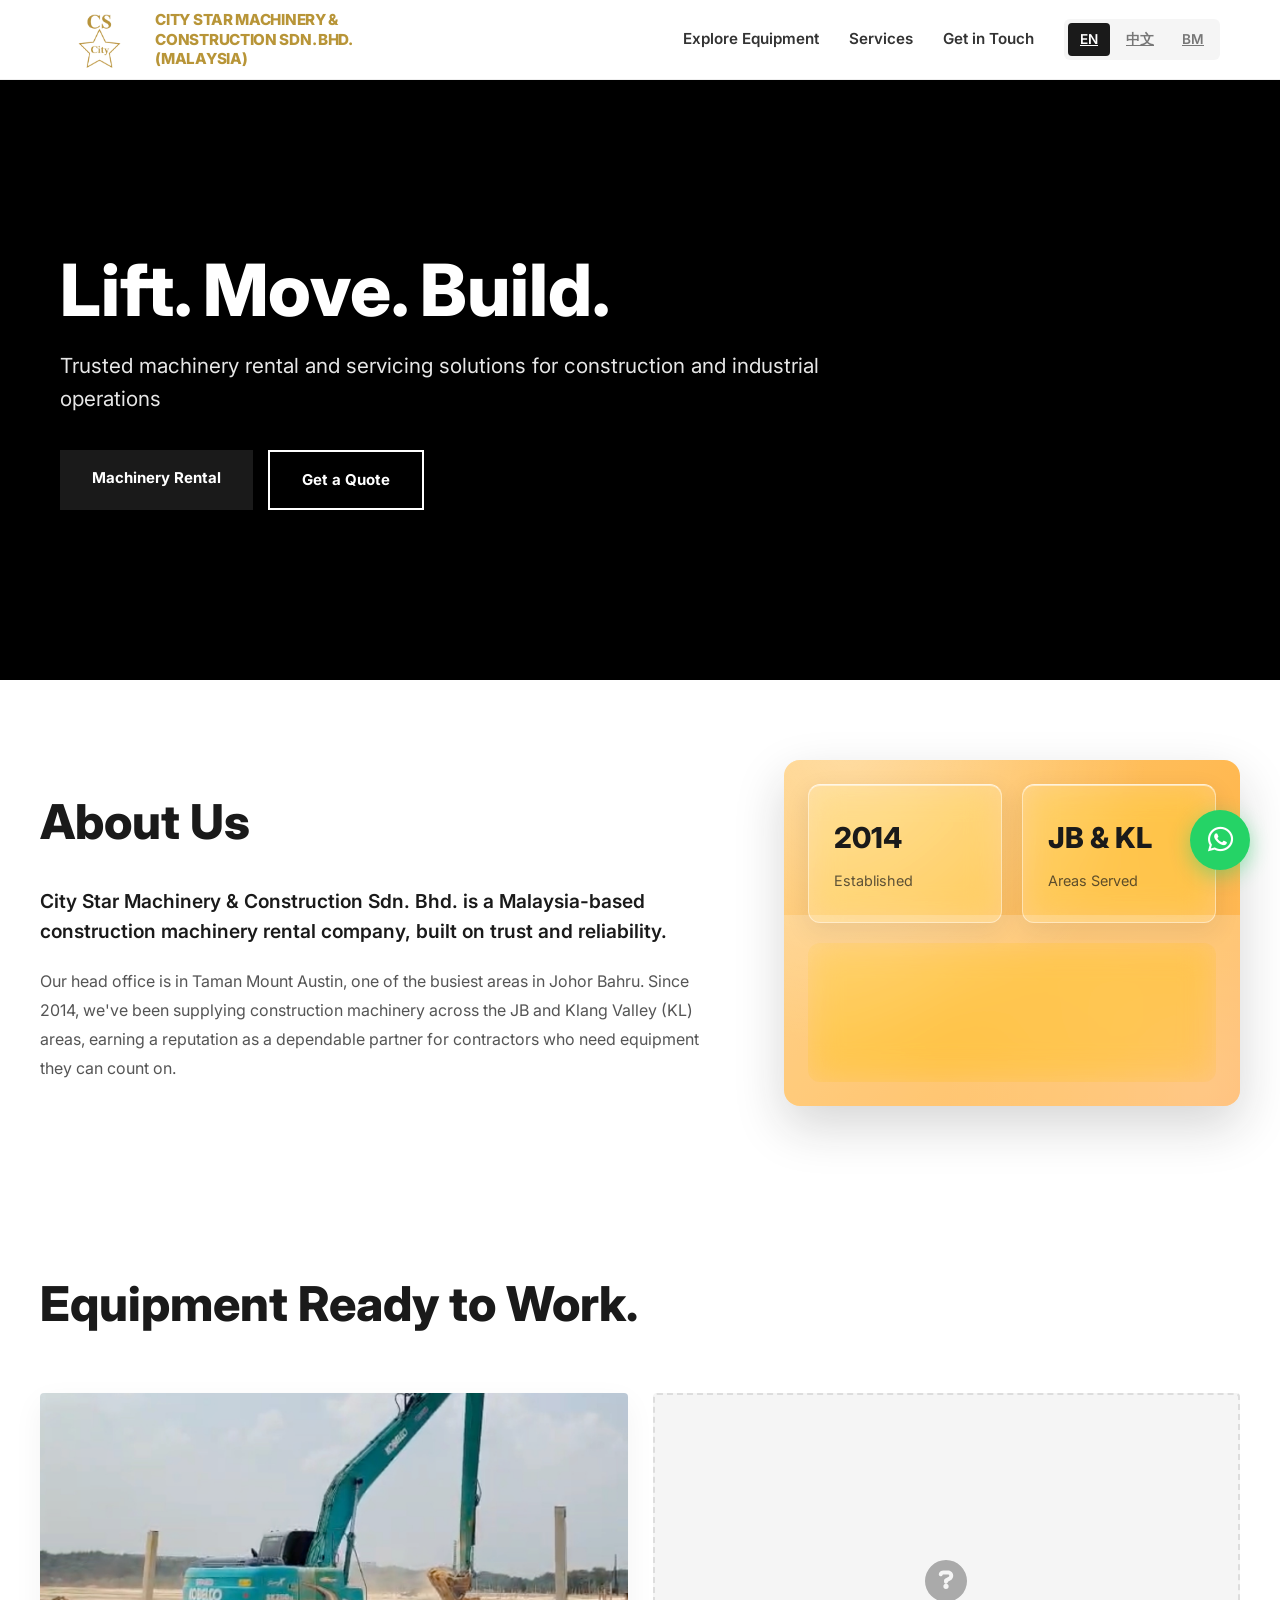
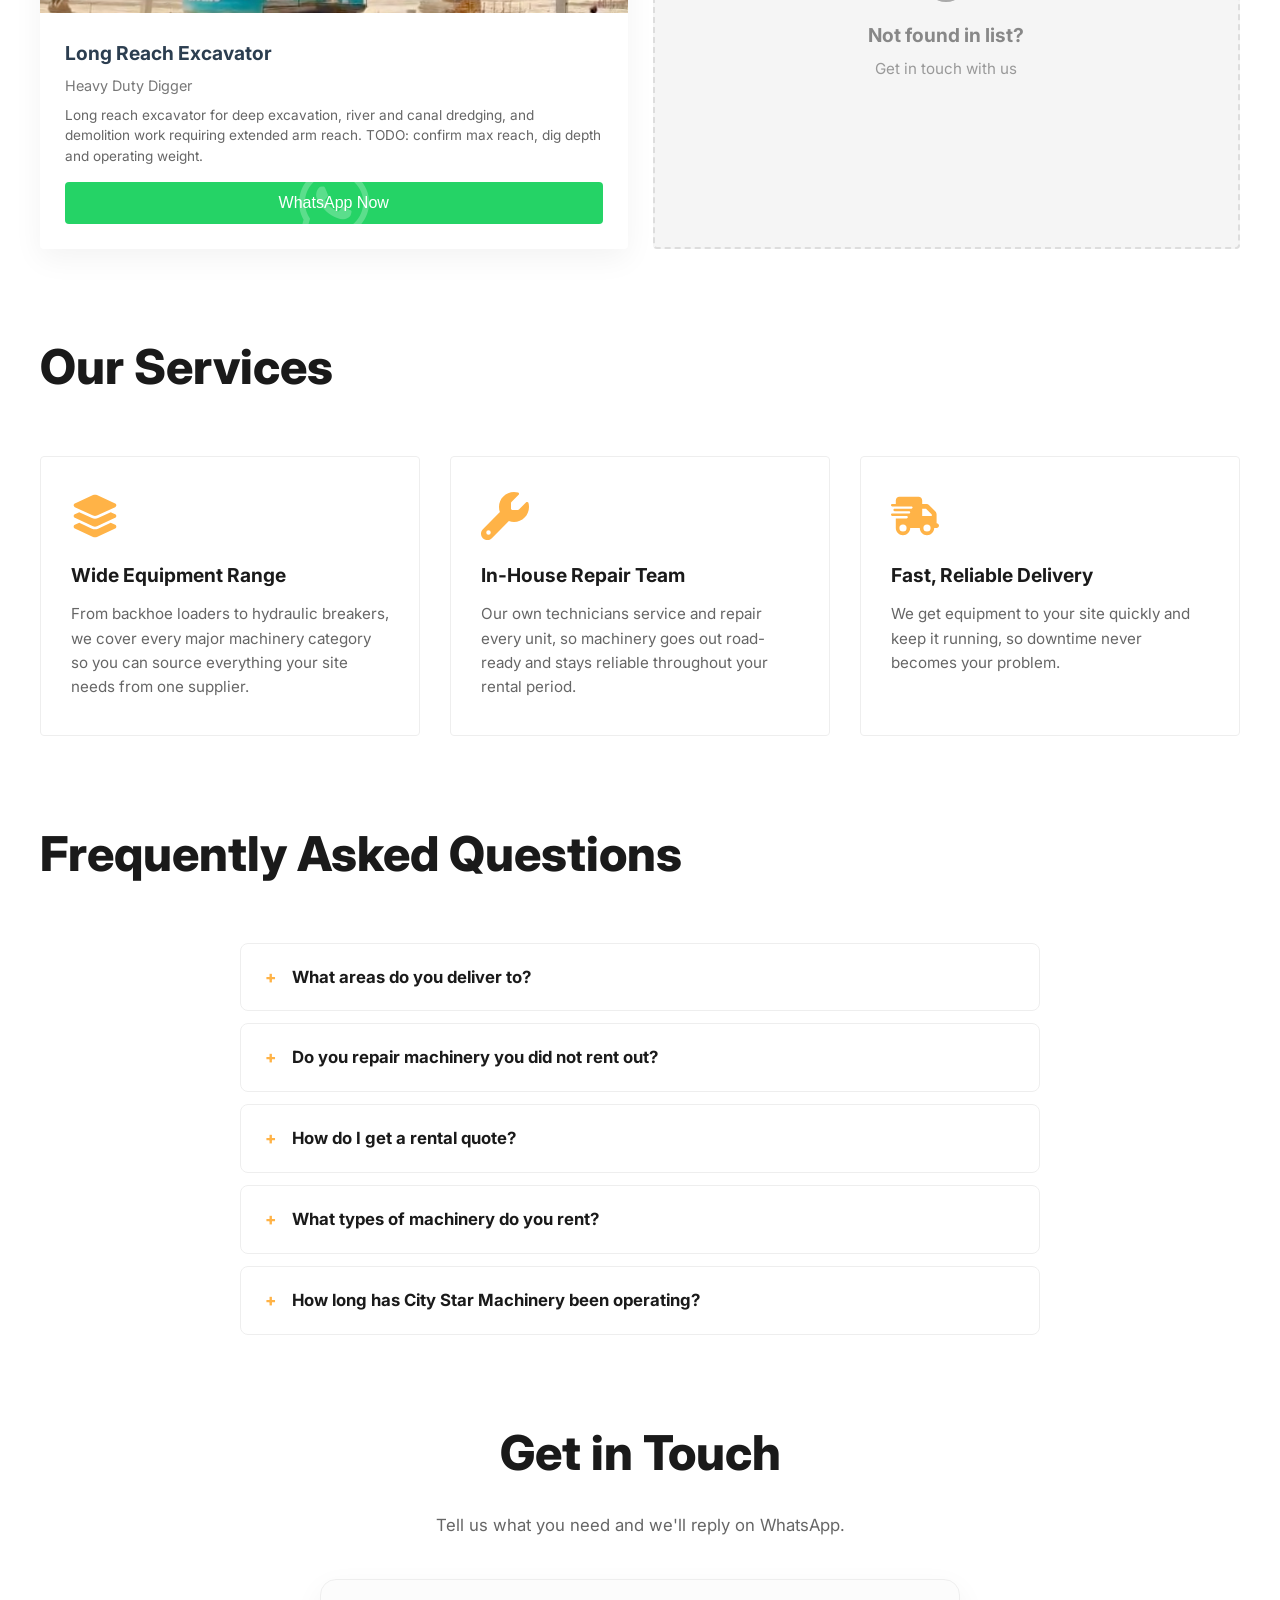
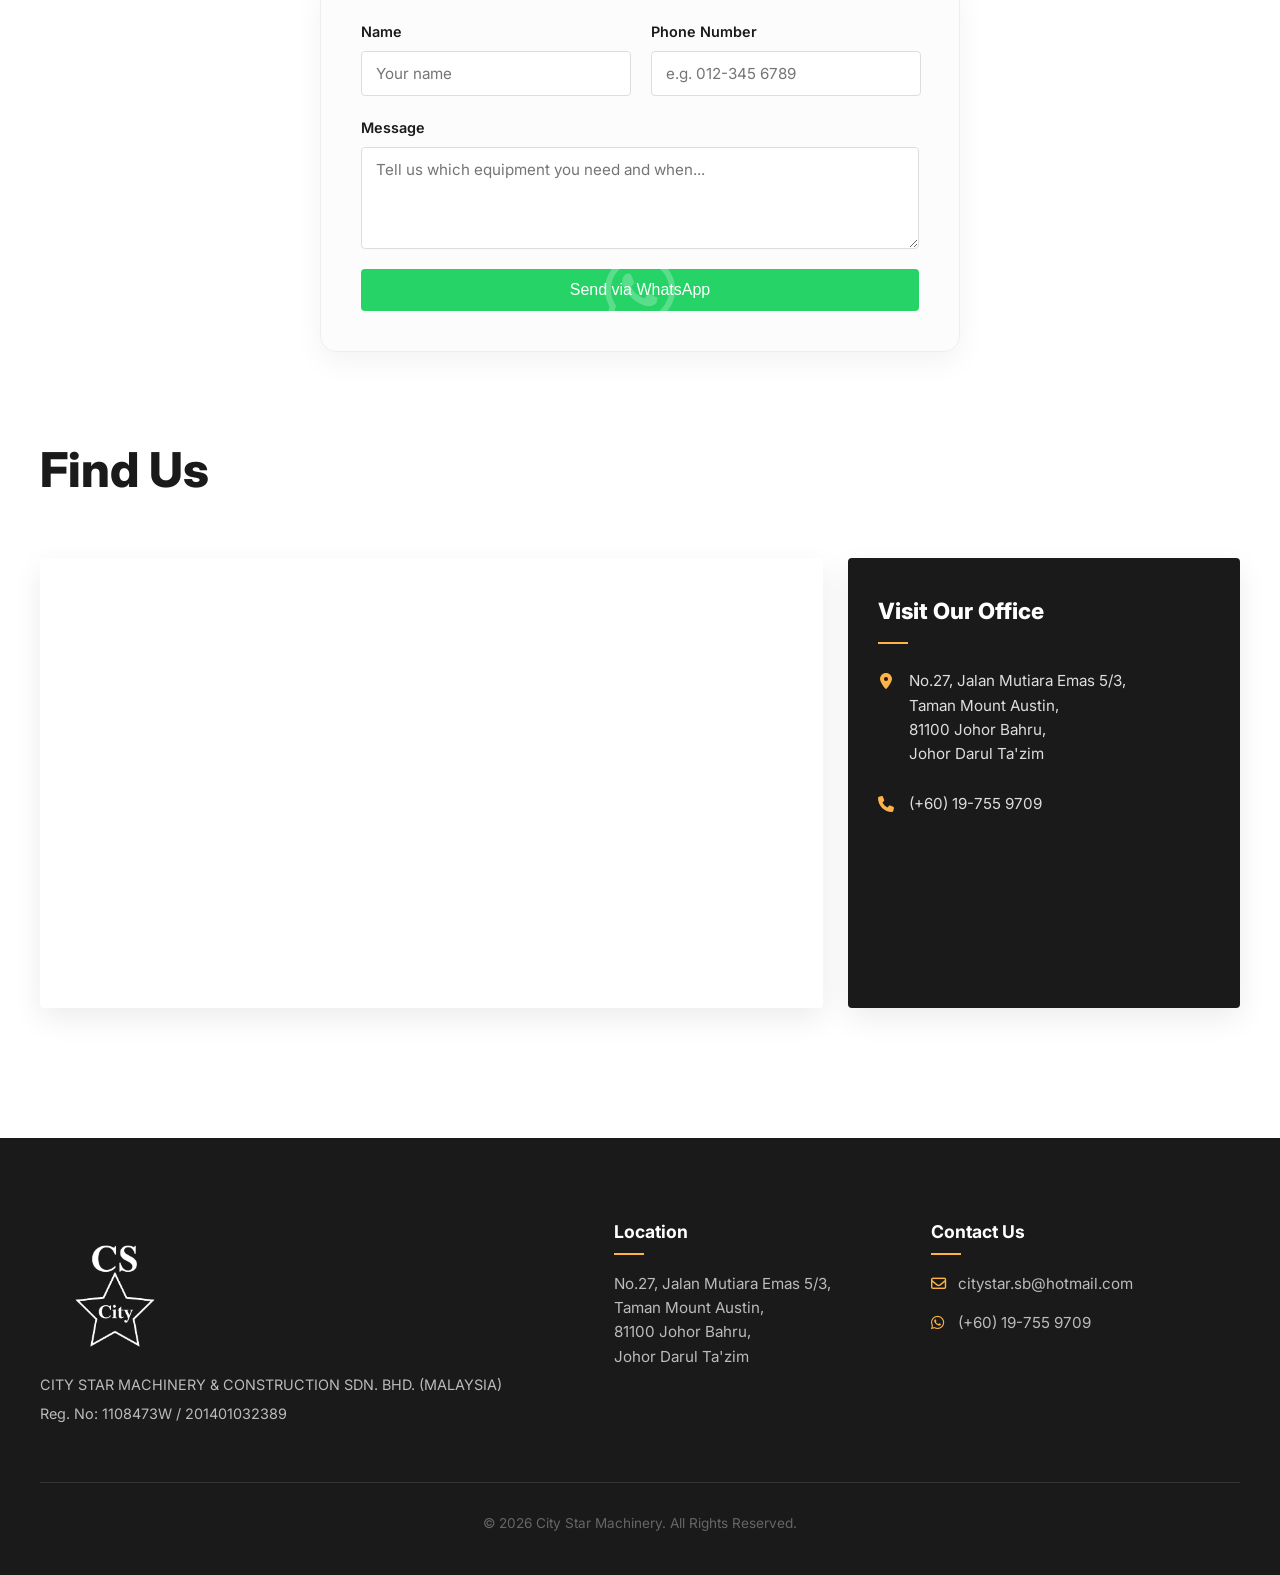
<file: index.html>
<!DOCTYPE html>
<html lang="en">
  <head>
    <meta charset="UTF-8">
    <link rel="icon" href="/favicon.ico">
    <meta name="viewport" content="width=device-width, initial-scale=1.0">

    <title>City Star Machinery &amp; Construction | Heavy Equipment Rental in Johor Bahru</title>
    <meta name="description" content="Trusted heavy machinery rental and repair in Johor Bahru &amp; Klang Valley since 2014. Excavators, cranes, road rollers and more, with in-house repair and fast delivery.">
    <link rel="canonical" href="https://www.citystarmachinery.com/">
    <link rel="alternate" hreflang="en" href="https://www.citystarmachinery.com/">
    <link rel="alternate" hreflang="zh" href="https://www.citystarmachinery.com/zh/">
    <link rel="alternate" hreflang="ms" href="https://www.citystarmachinery.com/ms/">
    <link rel="alternate" hreflang="x-default" href="https://www.citystarmachinery.com/">

    <meta property="og:type" content="website">
    <meta property="og:site_name" content="City Star Machinery & Construction">
    <meta property="og:title" content="City Star Machinery &amp; Construction | Heavy Equipment Rental in Johor Bahru">
    <meta property="og:description" content="Trusted heavy machinery rental and repair in Johor Bahru &amp; Klang Valley since 2014. Excavators, cranes, road rollers and more, with in-house repair and fast delivery.">
    <meta property="og:url" content="https://www.citystarmachinery.com/">
    <meta property="og:image" content="https://www.citystarmachinery.com/og-image.jpg">
    <meta property="og:locale" content="en_MY">
    <meta property="og:locale:alternate" content="zh_CN">
    <meta property="og:locale:alternate" content="ms_MY">

    <meta name="twitter:card" content="summary_large_image">
    <meta name="twitter:title" content="City Star Machinery &amp; Construction | Heavy Equipment Rental in Johor Bahru">
    <meta name="twitter:description" content="Trusted heavy machinery rental and repair in Johor Bahru &amp; Klang Valley since 2014. Excavators, cranes, road rollers and more, with in-house repair and fast delivery.">
    <meta name="twitter:image" content="https://www.citystarmachinery.com/og-image.jpg">

    <script type="application/ld+json">
    {
      "@context": "https://schema.org",
      "@type": "LocalBusiness",
      "name": "City Star Machinery & Construction Sdn. Bhd.",
      "image": "https://www.citystarmachinery.com/og-image.jpg",
      "url": "https://www.citystarmachinery.com/",
      "telephone": "+60-19-755-9709",
      "priceRange": "$$",
      "address": {
        "@type": "PostalAddress",
        "streetAddress": "No.27, Jalan Mutiara Emas 5/3, Taman Mount Austin",
        "addressLocality": "Johor Bahru",
        "addressRegion": "Johor",
        "postalCode": "81100",
        "addressCountry": "MY"
      },
      "geo": {
        "@type": "GeoCoordinates",
        "latitude": 1.5145,
        "longitude": 103.7719
      },
      "areaServed": ["Johor Bahru", "Klang Valley", "Kuala Lumpur"],
      "foundingDate": "2014",
      "openingHoursSpecification": [
        {
          "@type": "OpeningHoursSpecification",
          "dayOfWeek": ["Monday", "Tuesday", "Wednesday", "Thursday", "Friday", "Saturday"],
          "opens": "08:30",
          "closes": "18:00"
        }
      ],
      "hasOfferCatalog": {
        "@type": "OfferCatalog",
        "name": "Machinery Rental Services",
        "itemListElement": [
          { "@type": "Offer", "itemOffered": { "@type": "Service", "name": "Backhoe Loader Rental" } },
          { "@type": "Offer", "itemOffered": { "@type": "Service", "name": "Long Reach Excavator Rental" } },
          { "@type": "Offer", "itemOffered": { "@type": "Service", "name": "Short Excavator Rental" } },
          { "@type": "Offer", "itemOffered": { "@type": "Service", "name": "Rigid Dump Truck Rental" } },
          { "@type": "Offer", "itemOffered": { "@type": "Service", "name": "Road Roller Rental" } },
          { "@type": "Offer", "itemOffered": { "@type": "Service", "name": "Hydraulic Crane Rental" } },
          { "@type": "Offer", "itemOffered": { "@type": "Service", "name": "Telehandler Rental" } },
          { "@type": "Offer", "itemOffered": { "@type": "Service", "name": "Hydraulic Breaker Rental" } },
          { "@type": "Offer", "itemOffered": { "@type": "Service", "name": "In-House Rental Fleet Maintenance & Repair" } }
        ]
      },
      "sameAs": []
    }
    </script>
    <script type="module" crossorigin src="/assets/index-CRasreA9.js"></script>
    <link rel="stylesheet" crossorigin href="/assets/index-XjK9xJrz.css">
  <script type="application/ld+json">{"@context":"https://schema.org","@type":"FAQPage","mainEntity":[{"@type":"Question","name":"What areas do you deliver to?","acceptedAnswer":{"@type":"Answer","text":"We deliver and service machinery across Johor Bahru and the Klang Valley (Kuala Lumpur) area."}},{"@type":"Question","name":"Do you repair machinery you did not rent out?","acceptedAnswer":{"@type":"Answer","text":"No, our in-house repair team maintains and repairs our own rental fleet. We do not offer repair services for machinery rented or purchased elsewhere."}},{"@type":"Question","name":"How do I get a rental quote?","acceptedAnswer":{"@type":"Answer","text":"Send us the equipment type, rental duration and site location on WhatsApp and we'll reply with a quote."}},{"@type":"Question","name":"What types of machinery do you rent?","acceptedAnswer":{"@type":"Answer","text":"We rent excavators, backhoe loaders, dump trucks, road rollers, cranes, telehandlers, hydraulic breakers and other construction machinery."}},{"@type":"Question","name":"How long has City Star Machinery been operating?","acceptedAnswer":{"@type":"Answer","text":"City Star Machinery & Construction Sdn. Bhd. has been supplying construction machinery since 2014, based in Taman Mount Austin, Johor Bahru."}}]}</script></head>
  <body>
    <div id="app" data-ssr-locale="en"><!--[--><div class="site-wrapper"><nav class="navbar"><div class="nav-inner"><a aria-current="page" href="/" class="router-link-active router-link-exact-active nav-leading" aria-label="City Star Machinery home"><img class="logo" src="/assets/citystar-logo-R4julA1l.png"><h1 class="title">CITY STAR MACHINERY &amp; CONSTRUCTION SDN. BHD. (MALAYSIA)</h1></a><button class="menu-toggle" aria-label="Toggle menu"><svg class="svg-icon" viewBox="0 0 448 512" aria-hidden="true"><path fill="currentColor" d="M0 96C0 78.3 14.3 64 32 64H416c17.7 0 32 14.3 32 32s-14.3 32-32 32H32C14.3 128 0 113.7 0 96zM0 256c0-17.7 14.3-32 32-32H416c17.7 0 32 14.3 32 32s-14.3 32-32 32H32c-17.7 0-32-14.3-32-32zM448 416c0 17.7-14.3 32-32 32H32c-17.7 0-32-14.3-32-32s14.3-32 32-32H416c17.7 0 32 14.3 32 32z"></path></svg></button><div class="nav-menu"><a href="#equipment" class="nav-link">Explore Equipment</a><a href="#services" class="nav-link">Services</a><a href="#contact" class="nav-link">Get in Touch</a><div class="lang-switcher"><!--[--><a aria-current="page" href="/" class="router-link-active router-link-exact-active lang-btn active">EN</a><a href="/zh/" class="lang-btn">中文</a><a href="/ms/" class="lang-btn">BM</a><!--]--></div></div></div></nav><header id="home" class="hero"><video autoplay muted loop playsinline class="hero-video"><source src="/assets/hero-machinery-pU6ZATPe.mp4" type="video/mp4"> Your browser does not support the video tag. </video><div class="hero-overlay"><div class="hero-content" data-aos="fade-right" data-aos-duration="1200"><h1 class="hero-title">Lift. Move. Build.</h1><p class="hero-lead">Trusted machinery rental and servicing solutions for construction and industrial operations</p><div class="hero-actions"><a class="btn-dark" href="#equipment">Machinery Rental</a><a class="btn-outline" href="#contact">Get a Quote</a></div></div></div></header><section id="about" class="about-section"><div class="content-container"><div class="about-grid"><div class="about-text" data-aos="fade-right"><h2 class="section-heading">About Us</h2><p class="about-lead">City Star Machinery &amp; Construction Sdn. Bhd. is a Malaysia-based construction machinery rental company, built on trust and reliability.</p><p class="about-body">Our head office is in Taman Mount Austin, one of the busiest areas in Johor Bahru. Since 2014, we&#39;ve been supplying construction machinery across the JB and Klang Valley (KL) areas, earning a reputation as a dependable partner for contractors who need equipment they can count on.</p></div><div class="about-stats" data-aos="fade-left"><div class="about-stat-card"><span class="about-stat-number">2014</span><span class="about-stat-label">Established</span></div><div class="about-stat-card"><span class="about-stat-number">JB &amp; KL</span><span class="about-stat-label">Areas Served</span></div><div class="about-stat-card about-stat-wide"><span class="about-stat-number">Trusted &amp; Reliable</span><span class="about-stat-label">Based in Taman Mount Austin, Johor Bahru</span></div></div></div></div></section><section id="equipment" class="equipment-section"><div class="content-container"><h2 class="section-heading" data-aos="fade-up">Equipment Ready to Work.</h2><div class="equipment-grid"><!--[--><div class="machine-card" data-aos="fade-up" data-aos-delay="0"><div class="machine-thumb"><img src="/assets/1-BzjKT3hd.jpg" alt="Long Reach Excavator"><div class="machine-thumb-overlay"><svg class="svg-icon" viewBox="0 0 448 512" aria-hidden="true"><path fill="currentColor" d="M32 32C14.3 32 0 46.3 0 64V192c0 17.7 14.3 32 32 32s32-14.3 32-32V96h96c17.7 0 32-14.3 32-32s-14.3-32-32-32H32zM64 320c0-17.7-14.3-32-32-32s-32 14.3-32 32V448c0 17.7 14.3 32 32 32H160c17.7 0 32-14.3 32-32s-14.3-32-32-32H64V320zM320 32c-17.7 0-32 14.3-32 32s14.3 32 32 32h96v96c0 17.7 14.3 32 32 32s32-14.3 32-32V64c0-17.7-14.3-32-32-32H320zM448 320c0-17.7-14.3-32-32-32s-32 14.3-32 32v96H288c-17.7 0-32 14.3-32 32s14.3 32 32 32H416c17.7 0 32-14.3 32-32V320z"></path></svg></div></div><div class="machine-details"><h3 class="machine-name">Long Reach Excavator</h3><p class="machine-type">Heavy Duty Digger</p><p class="machine-description">Long reach excavator for deep excavation, river and canal dredging, and demolition work requiring extended arm reach. TODO: confirm max reach, dig depth and operating weight.</p><button class="btn-whatsapp"><i class="fab fa-whatsapp btn-whatsapp-bg-icon"></i><span class="btn-whatsapp-label">WhatsApp Now</span></button></div></div><!--]--><a href="#contact" class="machine-card machine-card-cta" data-aos="fade-up" data-aos-delay="100"><svg class="svg-icon machine-card-cta-icon" viewBox="0 0 512 512" aria-hidden="true"><path fill="currentColor" d="M256 512A256 256 0 1 0 256 0a256 256 0 1 0 0 512zM169.8 165.3c7.9-22.3 29.1-37.3 52.8-37.3l58.3 0c34.9 0 63.1 28.3 63.1 63.1c0 22.6-12.1 43.5-31.7 54.8L280 264.4c-.2 13-10.9 23.6-24 23.6c-13.3 0-24-10.7-24-24l0-13.5c0-8.6 4.6-16.5 12.1-20.8l44.3-25.4c4.7-2.7 7.6-7.7 7.6-13.1c0-8.4-6.8-15.1-15.1-15.1l-58.3 0c-3.4 0-6.4 2.1-7.5 5.3l-.4 1.2c-4.4 12.5-18.2 19-30.6 14.6s-19-18.2-14.6-30.6l.4-1.2zM224 320a32 32 0 1 1 64 0 32 32 0 1 1 -64 0z"></path></svg><h3 class="machine-card-cta-title">Not found in list?</h3><p class="machine-card-cta-text">Get in touch with us</p></a></div></div></section><section id="services" class="services-section"><div class="content-container"><h2 class="section-heading" data-aos="fade-up">Our Services</h2><div class="services-grid"><div class="service-item" data-aos="fade-up"><div class="service-icon"><svg class="svg-icon" viewBox="0 0 576 512" aria-hidden="true"><path fill="currentColor" d="M264.5 5.2c14.9-6.9 32.1-6.9 47 0l218.6 101c8.5 3.9 13.9 12.4 13.9 21.8s-5.4 17.9-13.9 21.8l-218.6 101c-14.9 6.9-32.1 6.9-47 0L45.9 149.8C37.4 145.8 32 137.3 32 128s5.4-17.9 13.9-21.8L264.5 5.2zM476.9 209.6l53.2 24.6c8.5 3.9 13.9 12.4 13.9 21.8s-5.4 17.9-13.9 21.8l-218.6 101c-14.9 6.9-32.1 6.9-47 0L45.9 277.8C37.4 273.8 32 265.3 32 256s5.4-17.9 13.9-21.8l53.2-24.6 152 70.2c23.4 10.8 50.4 10.8 73.8 0l152-70.2zm-152 198.2l152-70.2 53.2 24.6c8.5 3.9 13.9 12.4 13.9 21.8s-5.4 17.9-13.9 21.8l-218.6 101c-14.9 6.9-32.1 6.9-47 0L45.9 405.8C37.4 401.8 32 393.3 32 384s5.4-17.9 13.9-21.8l53.2-24.6 152 70.2c23.4 10.8 50.4 10.8 73.8 0z"></path></svg></div><h3 class="service-title">Wide Equipment Range</h3><p class="service-text">From backhoe loaders to hydraulic breakers, we cover every major machinery category so you can source everything your site needs from one supplier.</p></div><div class="service-item" data-aos="fade-up" data-aos-delay="100"><div class="service-icon"><svg class="svg-icon" viewBox="0 0 512 512" aria-hidden="true"><path fill="currentColor" d="M352 320c88.4 0 160-71.6 160-160c0-15.3-2.2-30.1-6.2-44.2c-3.1-10.8-16.4-13.2-24.3-5.3l-76.8 76.8c-3 3-7.1 4.7-11.3 4.7L336 192c-8.8 0-16-7.2-16-16l0-57.4c0-4.2 1.7-8.3 4.7-11.3l76.8-76.8c7.9-7.9 5.4-21.2-5.3-24.3C382.1 2.2 367.3 0 352 0C263.6 0 192 71.6 192 160c0 19.1 3.4 37.5 9.5 54.5L19.9 396.1C7.2 408.8 0 426.1 0 444.1C0 481.6 30.4 512 67.9 512c18 0 35.3-7.2 48-19.9L297.5 310.5c17 6.2 35.4 9.5 54.5 9.5zM80 408a24 24 0 1 1 0 48 24 24 0 1 1 0-48z"></path></svg></div><h3 class="service-title">In-House Repair Team</h3><p class="service-text">Our own technicians service and repair every unit, so machinery goes out road-ready and stays reliable throughout your rental period.</p></div><div class="service-item" data-aos="fade-up" data-aos-delay="200"><div class="service-icon"><svg class="svg-icon" viewBox="0 0 640 512" aria-hidden="true"><path fill="currentColor" d="M112 0C85.5 0 64 21.5 64 48l0 48L16 96c-8.8 0-16 7.2-16 16s7.2 16 16 16l48 0 208 0c8.8 0 16 7.2 16 16s-7.2 16-16 16L64 160l-16 0c-8.8 0-16 7.2-16 16s7.2 16 16 16l16 0 176 0c8.8 0 16 7.2 16 16s-7.2 16-16 16L64 224l-48 0c-8.8 0-16 7.2-16 16s7.2 16 16 16l48 0 144 0c8.8 0 16 7.2 16 16s-7.2 16-16 16L64 288l0 128c0 53 43 96 96 96s96-43 96-96l128 0c0 53 43 96 96 96s96-43 96-96l32 0c17.7 0 32-14.3 32-32s-14.3-32-32-32l0-64 0-32 0-18.7c0-17-6.7-33.3-18.7-45.3L512 114.7c-12-12-28.3-18.7-45.3-18.7L416 96l0-48c0-26.5-21.5-48-48-48L112 0zM544 237.3l0 18.7-128 0 0-96 50.7 0L544 237.3zM160 368a48 48 0 1 1 0 96 48 48 0 1 1 0-96zm272 48a48 48 0 1 1 96 0 48 48 0 1 1 -96 0z"></path></svg></div><h3 class="service-title">Fast, Reliable Delivery</h3><p class="service-text">We get equipment to your site quickly and keep it running, so downtime never becomes your problem.</p></div></div></div></section><section id="faq" class="faq-section"><div class="content-container"><h2 class="section-heading" data-aos="fade-up">Frequently Asked Questions</h2><div class="faq-list"><!--[--><details class="faq-item" data-aos="fade-up" data-aos-delay="0"><summary class="faq-question">What areas do you deliver to?</summary><p class="faq-answer">We deliver and service machinery across Johor Bahru and the Klang Valley (Kuala Lumpur) area.</p></details><details class="faq-item" data-aos="fade-up" data-aos-delay="60"><summary class="faq-question">Do you repair machinery you did not rent out?</summary><p class="faq-answer">No, our in-house repair team maintains and repairs our own rental fleet. We do not offer repair services for machinery rented or purchased elsewhere.</p></details><details class="faq-item" data-aos="fade-up" data-aos-delay="120"><summary class="faq-question">How do I get a rental quote?</summary><p class="faq-answer">Send us the equipment type, rental duration and site location on WhatsApp and we&#39;ll reply with a quote.</p></details><details class="faq-item" data-aos="fade-up" data-aos-delay="180"><summary class="faq-question">What types of machinery do you rent?</summary><p class="faq-answer">We rent excavators, backhoe loaders, dump trucks, road rollers, cranes, telehandlers, hydraulic breakers and other construction machinery.</p></details><details class="faq-item" data-aos="fade-up" data-aos-delay="240"><summary class="faq-question">How long has City Star Machinery been operating?</summary><p class="faq-answer">City Star Machinery &amp; Construction Sdn. Bhd. has been supplying construction machinery since 2014, based in Taman Mount Austin, Johor Bahru.</p></details><!--]--></div></div></section><section id="contact" class="contact-section"><div class="content-container"><h2 class="section-heading" data-aos="fade-up">Get in Touch</h2><p class="contact-lead" data-aos="fade-up">Tell us what you need and we&#39;ll reply on WhatsApp.</p><form class="contact-form" data-aos="fade-up"><div class="contact-form-row"><div class="contact-field"><label for="contact-name">Name</label><input id="contact-name" type="text" value="" required placeholder="Your name"></div><div class="contact-field"><label for="contact-phone">Phone Number</label><input id="contact-phone" type="tel" value="" required placeholder="e.g. 012-345 6789"></div></div><div class="contact-field"><label for="contact-message">Message</label><textarea id="contact-message" rows="4" placeholder="Tell us which equipment you need and when..." required></textarea></div><button type="submit" class="btn-whatsapp contact-submit"><i class="fab fa-whatsapp btn-whatsapp-bg-icon"></i><span class="btn-whatsapp-label">Send via WhatsApp</span></button></form></div></section><section id="location" class="map-section"><div class="content-container"><h2 class="section-heading" data-aos="fade-up">Find Us</h2><div class="map-info-grid"><div class="map-embed-wrapper" data-aos="fade-up"><iframe class="map-embed" src="https://www.google.com/maps?q=No.27,+Jalan+Mutiara+Emas+5/3,+Taman+Mount+Austin,+81100+Johor+Bahru,+Johor&amp;output=embed" width="100%" height="100%" style="border:0;" allowfullscreen="" loading="lazy" referrerpolicy="no-referrer-when-downgrade" title="City Star Machinery Location"></iframe></div><div class="map-info-card" data-aos="fade-up" data-aos-delay="150"><h3 class="map-info-heading">Visit Our Office</h3><div class="map-info-item"><svg class="svg-icon" viewBox="0 0 384 512" aria-hidden="true"><path fill="currentColor" d="M215.7 499.2C267 435 384 279.4 384 192C384 86 298 0 192 0S0 86 0 192c0 87.4 117 243 168.3 307.2c12.3 15.3 35.1 15.3 47.4 0zM192 128a64 64 0 1 1 0 128 64 64 0 1 1 0-128z"></path></svg><p> No.27, Jalan Mutiara Emas 5/3, <br> Taman Mount Austin, <br> 81100 Johor Bahru, <br> Johor Darul Ta&#39;zim </p></div><div class="map-info-item"><svg class="svg-icon" viewBox="0 0 512 512" aria-hidden="true"><path fill="currentColor" d="M164.9 24.6c-7.7-18.6-28-28.5-47.4-23.2l-88 24C12.1 30.2 0 46 0 64C0 311.4 200.6 512 448 512c18 0 33.8-12.1 38.6-29.5l24-88c5.3-19.4-4.6-39.7-23.2-47.4l-96-40c-16.3-6.8-35.2-2.1-46.3 11.6L304.7 368C234.3 334.7 177.3 277.7 144 207.3L184.3 167c13.7-11.2 18.4-30 11.6-46.3l-40-96z"></path></svg><p><a href="tel:+60197559709">(+60) 19-755 9709</a></p></div></div></div></div></section></div><footer class="main-footer"><div class="content-container"><div class="footer-grid"><div class="footer-col brand-col"><img class="footer-logo" src="/assets/citystar-logo-R4julA1l.png"><div class="registration-info"><p class="reg-name">CITY STAR MACHINERY &amp; CONSTRUCTION SDN. BHD. (MALAYSIA)</p><p class="reg-no"><strong>Reg. No:</strong> 1108473W / 201401032389</p></div></div><div class="footer-col"><h4 class="footer-heading">Location</h4><p class="footer-text"> No.27, Jalan Mutiara Emas 5/3, <br> Taman Mount Austin, <br> 81100 Johor Bahru, <br> Johor Darul Ta&#39;zim </p></div><div class="footer-col"><h4 class="footer-heading">Contact Us</h4><ul class="contact-list"><li><i class="fas fa-envelope"></i><a href="mailto:citystar.sb@hotmail.com">citystar.sb@hotmail.com</a></li><li><i class="fab fa-whatsapp"></i><a href="https://wa.me/60197559709" target="_blank" rel="noopener">(+60) 19-755 9709</a></li></ul></div></div><div class="footer-bottom"><p>© 2026 City Star Machinery. All Rights Reserved.</p></div></div></footer><div class="whatsapp-fab-wrapper"><!----><button class="whatsapp-fab" aria-label="Chat on WhatsApp"><i class="fab fa-whatsapp"></i></button></div><!----><!--]--></div>
  </body>
</html>
</file>
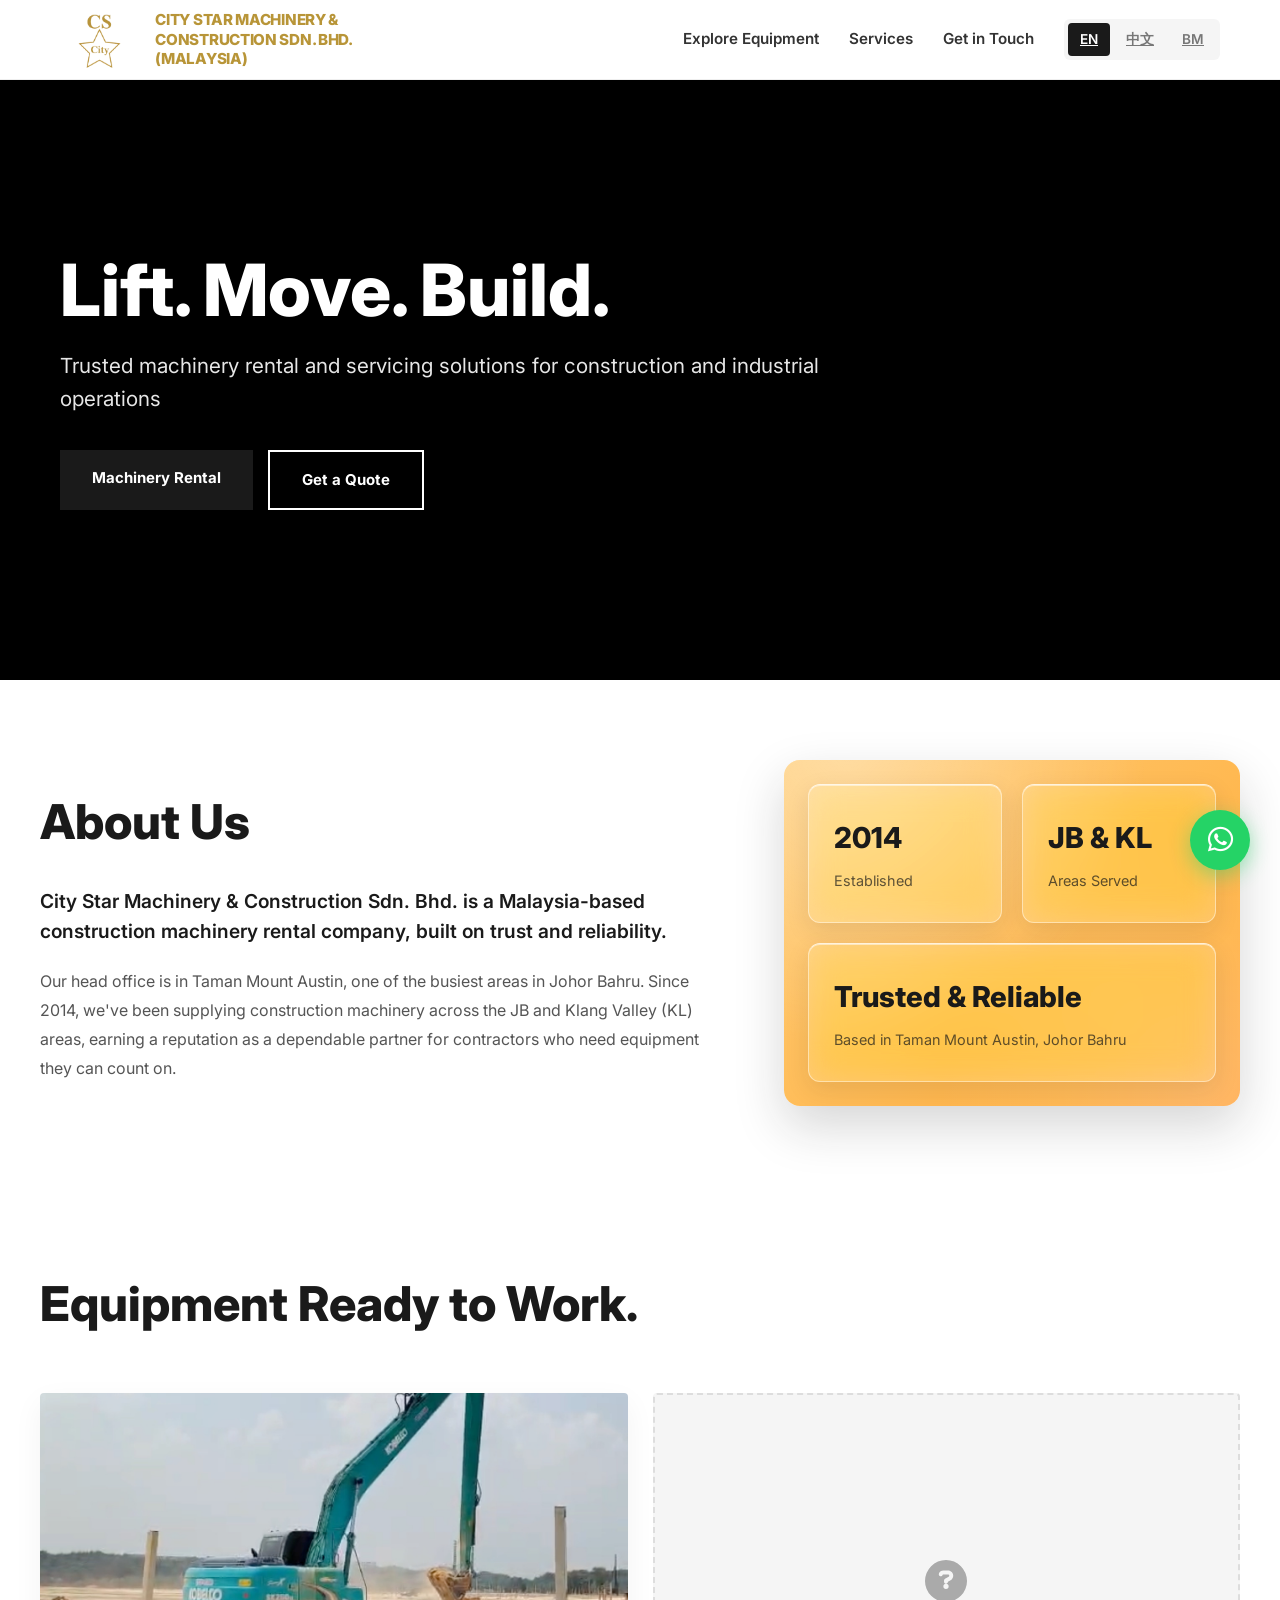
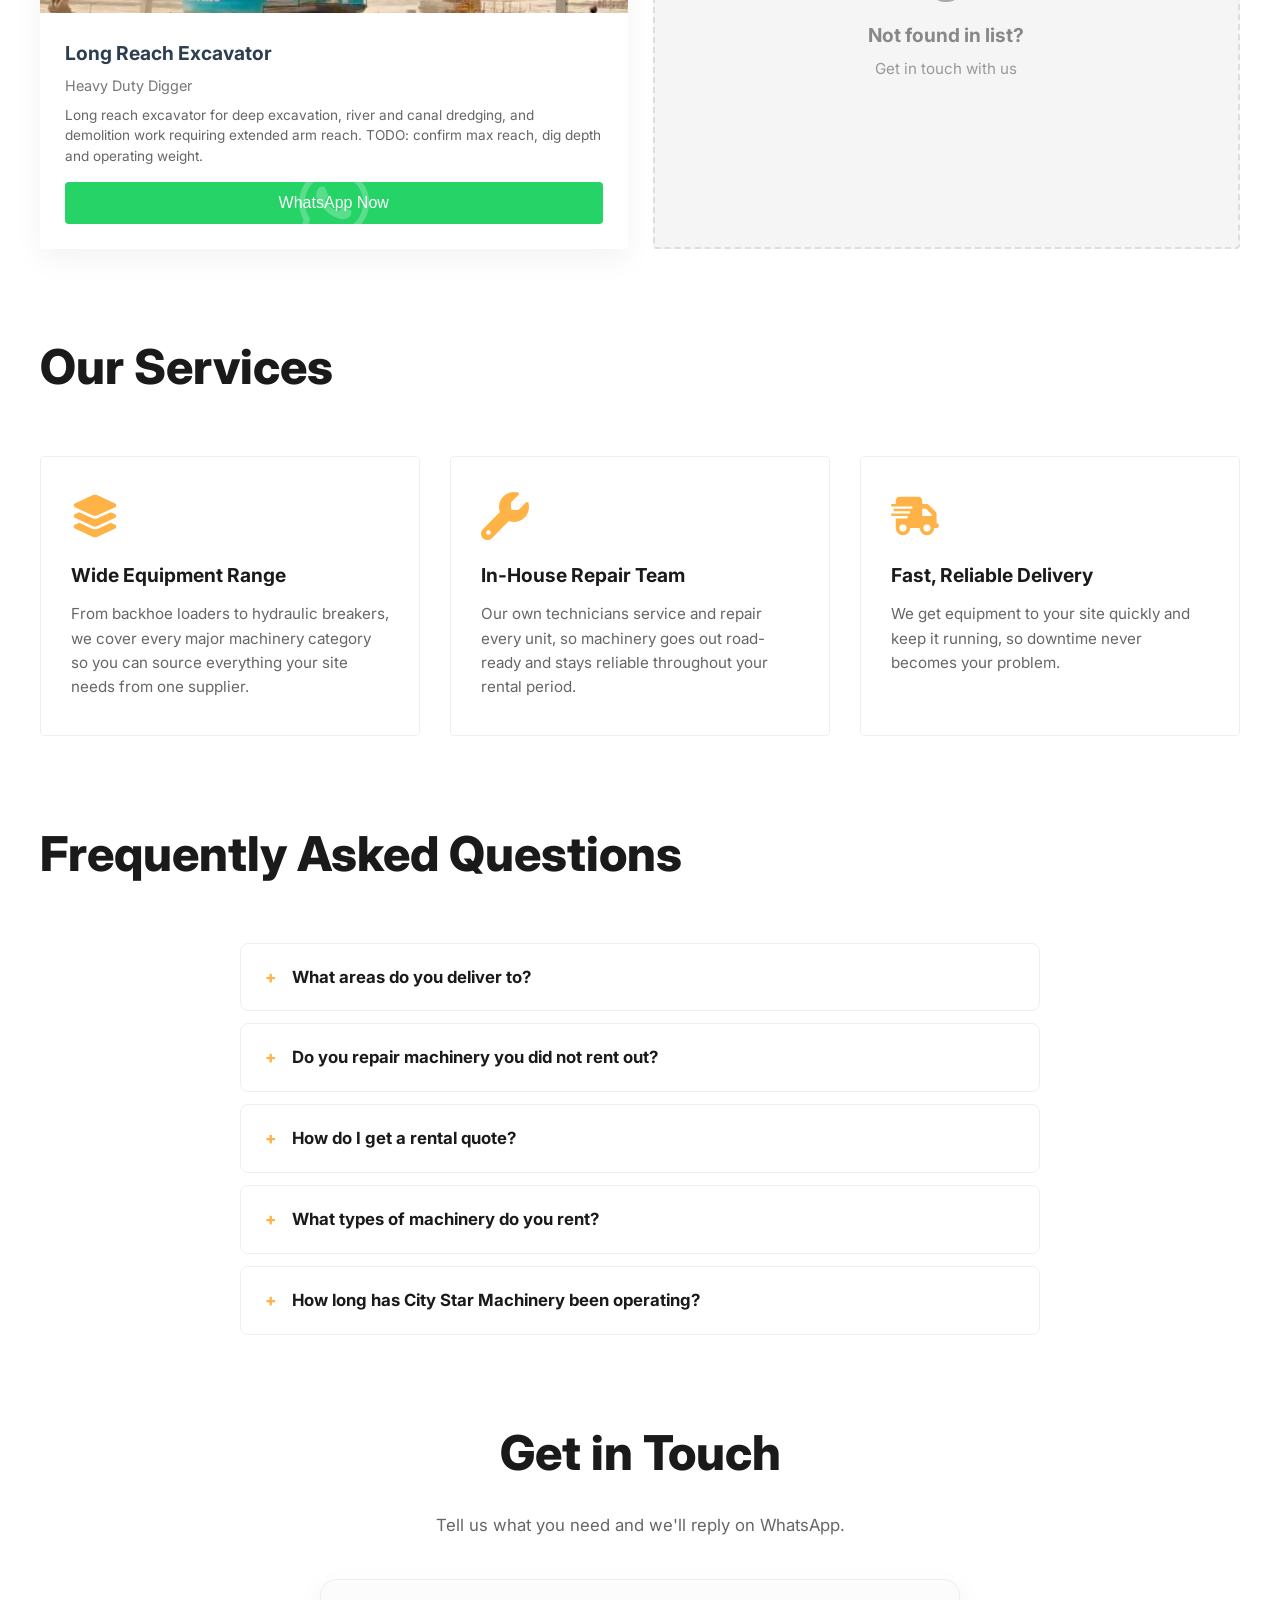
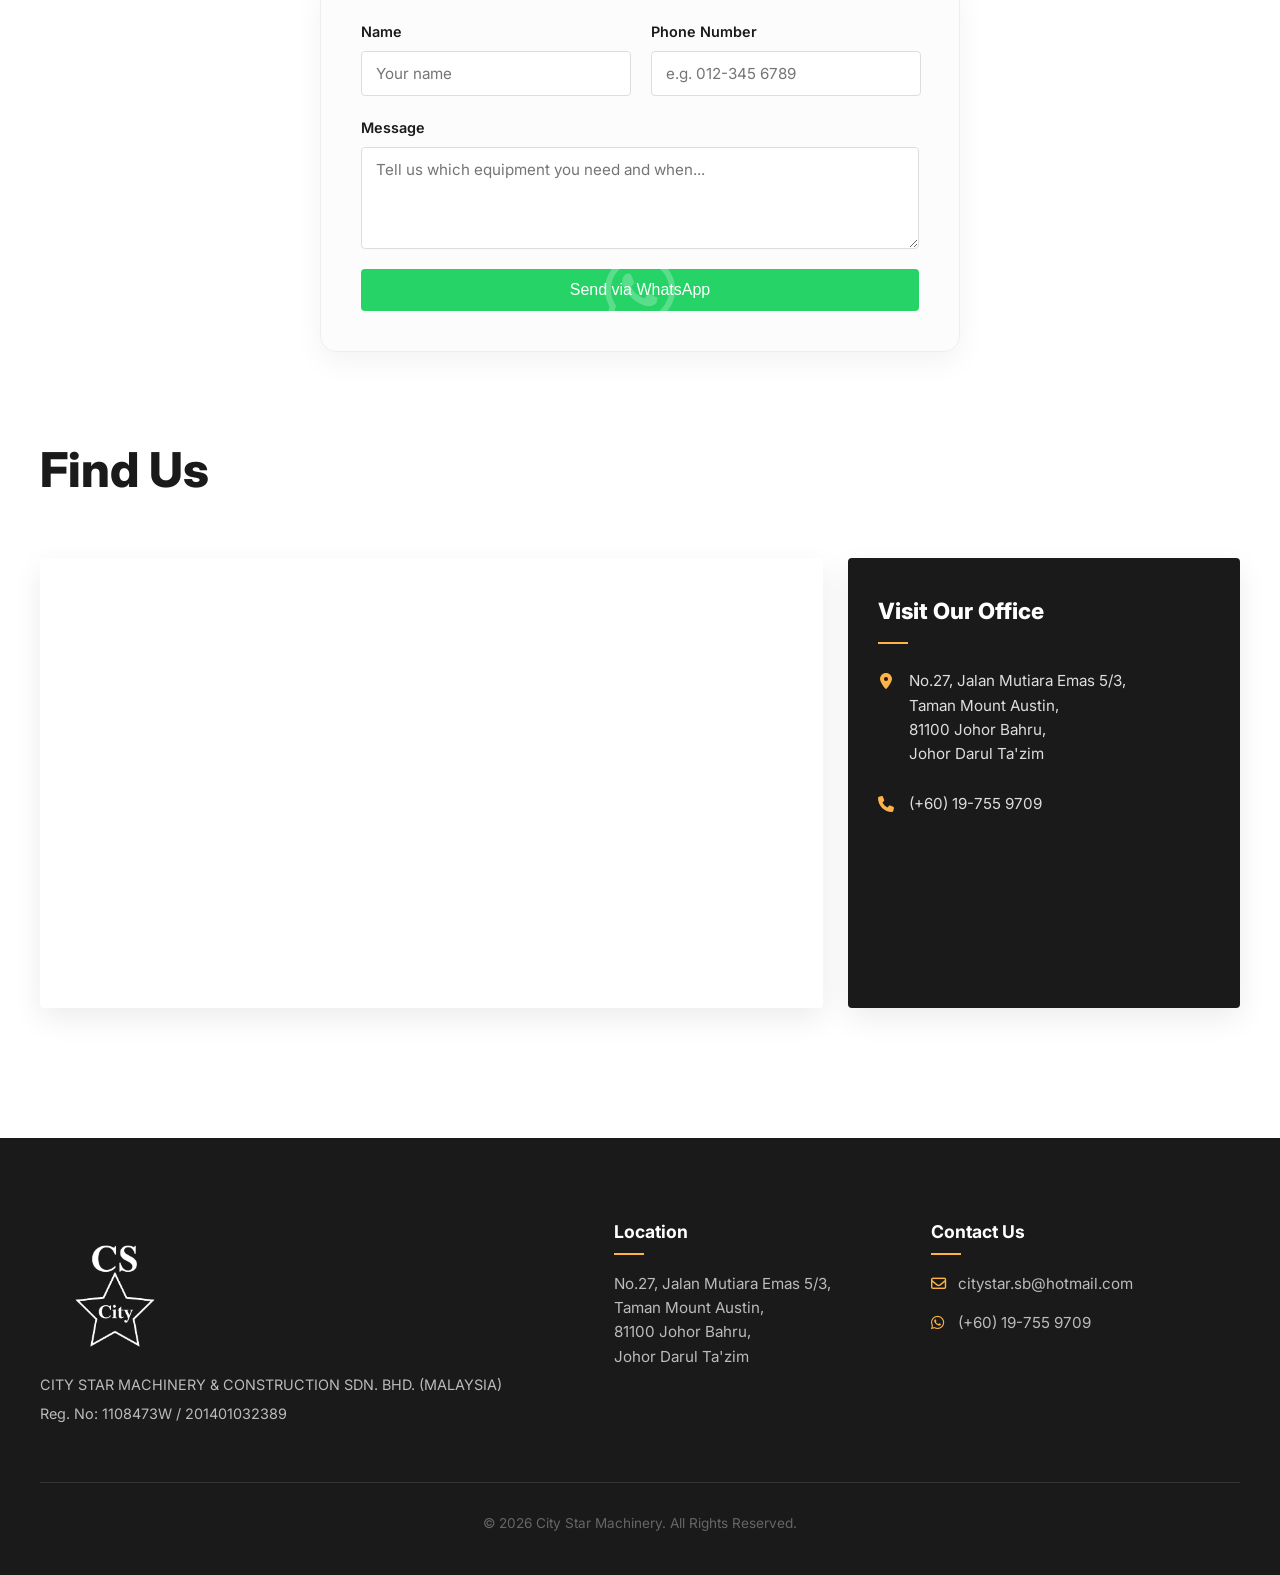
<file: ms/index.html>
<!DOCTYPE html>
<html lang="ms">
  <head>
    <meta charset="UTF-8">
    <link rel="icon" href="/favicon.ico">
    <meta name="viewport" content="width=device-width, initial-scale=1.0">

    <title>City Star Machinery &amp; Construction | Sewaan Jentera Berat di Johor Bahru</title>
    <meta name="description" content="Sewaan dan pembaikan jentera berat yang dipercayai di Johor Bahru &amp; Lembah Klang sejak 2014. Excavator, kren, roller jalan dan banyak lagi, dengan pasukan pembaikan sendiri dan penghantaran pantas.">
    <link rel="canonical" href="https://www.citystarmachinery.com/ms/">
    <link rel="alternate" hreflang="en" href="https://www.citystarmachinery.com/">
    <link rel="alternate" hreflang="zh" href="https://www.citystarmachinery.com/zh/">
    <link rel="alternate" hreflang="ms" href="https://www.citystarmachinery.com/ms/">
    <link rel="alternate" hreflang="x-default" href="https://www.citystarmachinery.com/">

    <meta property="og:type" content="website">
    <meta property="og:site_name" content="City Star Machinery & Construction">
    <meta property="og:title" content="City Star Machinery &amp; Construction | Sewaan Jentera Berat di Johor Bahru">
    <meta property="og:description" content="Sewaan dan pembaikan jentera berat yang dipercayai di Johor Bahru &amp; Lembah Klang sejak 2014. Excavator, kren, roller jalan dan banyak lagi, dengan pasukan pembaikan sendiri dan penghantaran pantas.">
    <meta property="og:url" content="https://www.citystarmachinery.com/ms/">
    <meta property="og:image" content="https://www.citystarmachinery.com/og-image.jpg">
    <meta property="og:locale" content="ms_MY">
    <meta property="og:locale:alternate" content="zh_CN">
    <meta property="og:locale:alternate" content="ms_MY">

    <meta name="twitter:card" content="summary_large_image">
    <meta name="twitter:title" content="City Star Machinery &amp; Construction | Sewaan Jentera Berat di Johor Bahru">
    <meta name="twitter:description" content="Sewaan dan pembaikan jentera berat yang dipercayai di Johor Bahru &amp; Lembah Klang sejak 2014. Excavator, kren, roller jalan dan banyak lagi, dengan pasukan pembaikan sendiri dan penghantaran pantas.">
    <meta name="twitter:image" content="https://www.citystarmachinery.com/og-image.jpg">

    <script type="application/ld+json">
    {
      "@context": "https://schema.org",
      "@type": "LocalBusiness",
      "name": "City Star Machinery & Construction Sdn. Bhd.",
      "image": "https://www.citystarmachinery.com/og-image.jpg",
      "url": "https://www.citystarmachinery.com/",
      "telephone": "+60-19-755-9709",
      "priceRange": "$$",
      "address": {
        "@type": "PostalAddress",
        "streetAddress": "No.27, Jalan Mutiara Emas 5/3, Taman Mount Austin",
        "addressLocality": "Johor Bahru",
        "addressRegion": "Johor",
        "postalCode": "81100",
        "addressCountry": "MY"
      },
      "geo": {
        "@type": "GeoCoordinates",
        "latitude": 1.5145,
        "longitude": 103.7719
      },
      "areaServed": ["Johor Bahru", "Klang Valley", "Kuala Lumpur"],
      "foundingDate": "2014",
      "openingHoursSpecification": [
        {
          "@type": "OpeningHoursSpecification",
          "dayOfWeek": ["Monday", "Tuesday", "Wednesday", "Thursday", "Friday", "Saturday"],
          "opens": "08:30",
          "closes": "18:00"
        }
      ],
      "hasOfferCatalog": {
        "@type": "OfferCatalog",
        "name": "Machinery Rental Services",
        "itemListElement": [
          { "@type": "Offer", "itemOffered": { "@type": "Service", "name": "Backhoe Loader Rental" } },
          { "@type": "Offer", "itemOffered": { "@type": "Service", "name": "Long Reach Excavator Rental" } },
          { "@type": "Offer", "itemOffered": { "@type": "Service", "name": "Short Excavator Rental" } },
          { "@type": "Offer", "itemOffered": { "@type": "Service", "name": "Rigid Dump Truck Rental" } },
          { "@type": "Offer", "itemOffered": { "@type": "Service", "name": "Road Roller Rental" } },
          { "@type": "Offer", "itemOffered": { "@type": "Service", "name": "Hydraulic Crane Rental" } },
          { "@type": "Offer", "itemOffered": { "@type": "Service", "name": "Telehandler Rental" } },
          { "@type": "Offer", "itemOffered": { "@type": "Service", "name": "Hydraulic Breaker Rental" } },
          { "@type": "Offer", "itemOffered": { "@type": "Service", "name": "In-House Rental Fleet Maintenance & Repair" } }
        ]
      },
      "sameAs": []
    }
    </script>
    <script type="module" crossorigin src="/assets/index-CRasreA9.js"></script>
    <link rel="stylesheet" crossorigin href="/assets/index-XjK9xJrz.css">
  <script type="application/ld+json">{"@context":"https://schema.org","@type":"FAQPage","mainEntity":[{"@type":"Question","name":"Kawasan mana yang anda hantar?","acceptedAnswer":{"@type":"Answer","text":"Kami menghantar dan memberi perkhidmatan jentera di seluruh kawasan Johor Bahru dan Lembah Klang (Kuala Lumpur)."}},{"@type":"Question","name":"Adakah anda membaiki jentera yang bukan disewa daripada kami?","acceptedAnswer":{"@type":"Answer","text":"Tidak, pasukan pembaikan dalaman kami hanya menyelenggara dan membaiki armada sewaan kami sendiri. Kami tidak menawarkan perkhidmatan pembaikan untuk jentera yang disewa atau dibeli di tempat lain."}},{"@type":"Question","name":"Bagaimana saya boleh mendapatkan sebut harga sewaan?","acceptedAnswer":{"@type":"Answer","text":"Hantarkan jenis peralatan, tempoh sewaan dan lokasi tapak melalui WhatsApp dan kami akan membalas dengan sebut harga."}},{"@type":"Question","name":"Apakah jenis jentera yang anda sewakan?","acceptedAnswer":{"@type":"Answer","text":"Kami menyewakan excavator, backhoe loader, lori pelupus, roller jalan, kren, telehandler, pemecah hidraulik dan jentera pembinaan lain."}},{"@type":"Question","name":"Sudah berapa lama City Star Machinery beroperasi?","acceptedAnswer":{"@type":"Answer","text":"City Star Machinery & Construction Sdn. Bhd. telah membekalkan jentera pembinaan sejak 2014, berpangkalan di Taman Mount Austin, Johor Bahru."}}]}</script></head>
  <body>
    <div id="app" data-ssr-locale="ms"><!--[--><div class="site-wrapper"><nav class="navbar"><div class="nav-inner"><a aria-current="page" href="/ms/" class="router-link-active router-link-exact-active nav-leading" aria-label="City Star Machinery home"><img class="logo" src="/assets/citystar-logo-R4julA1l.png"><h1 class="title">CITY STAR MACHINERY &amp; CONSTRUCTION SDN. BHD. (MALAYSIA)</h1></a><button class="menu-toggle" aria-label="Toggle menu"><svg class="svg-icon" viewBox="0 0 448 512" aria-hidden="true"><path fill="currentColor" d="M0 96C0 78.3 14.3 64 32 64H416c17.7 0 32 14.3 32 32s-14.3 32-32 32H32C14.3 128 0 113.7 0 96zM0 256c0-17.7 14.3-32 32-32H416c17.7 0 32 14.3 32 32s-14.3 32-32 32H32c-17.7 0-32-14.3-32-32zM448 416c0 17.7-14.3 32-32 32H32c-17.7 0-32-14.3-32-32s14.3-32 32-32H416c17.7 0 32 14.3 32 32z"></path></svg></button><div class="nav-menu"><a href="#equipment" class="nav-link">Jelajah Peralatan</a><a href="#services" class="nav-link">Perkhidmatan</a><a href="#contact" class="nav-link">Hubungi Kami</a><div class="lang-switcher"><!--[--><a href="/" class="lang-btn">EN</a><a href="/zh/" class="lang-btn">中文</a><a aria-current="page" href="/ms/" class="router-link-active router-link-exact-active lang-btn active">BM</a><!--]--></div></div></div></nav><header id="home" class="hero"><video autoplay muted loop playsinline class="hero-video"><source src="/assets/hero-machinery-pU6ZATPe.mp4" type="video/mp4"> Your browser does not support the video tag. </video><div class="hero-overlay"><div class="hero-content" data-aos="fade-right" data-aos-duration="1200"><h1 class="hero-title">Angkat. Alih. Bina.</h1><p class="hero-lead">Penyewaan dan penyelenggaraan jentera yang dipercayai untuk operasi pembinaan dan industri</p><div class="hero-actions"><a class="btn-dark" href="#equipment">Sewa Jentera</a><a class="btn-outline" href="#contact">Dapatkan Sebut Harga</a></div></div></div></header><section id="about" class="about-section"><div class="content-container"><div class="about-grid"><div class="about-text" data-aos="fade-right"><h2 class="section-heading">Tentang Kami</h2><p class="about-lead">City Star Machinery &amp; Construction Sdn. Bhd. ialah syarikat penyewaan jentera pembinaan yang berpangkalan di Malaysia, dibina atas asas kepercayaan dan kebolehpercayaan.</p><p class="about-body">Pejabat utama kami terletak di Taman Mount Austin, salah satu kawasan tersibuk di Johor Bahru. Sejak 2014, kami telah membekalkan jentera pembinaan di seluruh kawasan JB dan Lembah Klang (KL), membina reputasi sebagai rakan kongsi yang boleh diharap oleh kontraktor yang memerlukan peralatan yang boleh dipercayai.</p></div><div class="about-stats" data-aos="fade-left"><div class="about-stat-card"><span class="about-stat-number">2014</span><span class="about-stat-label">Ditubuhkan</span></div><div class="about-stat-card"><span class="about-stat-number">JB &amp; KL</span><span class="about-stat-label">Kawasan Perkhidmatan</span></div><div class="about-stat-card about-stat-wide"><span class="about-stat-number">Dipercayai &amp; Boleh Diharap</span><span class="about-stat-label">Berpangkalan di Taman Mount Austin, Johor Bahru</span></div></div></div></div></section><section id="equipment" class="equipment-section"><div class="content-container"><h2 class="section-heading" data-aos="fade-up">Peralatan Sedia Untuk Bekerja.</h2><div class="equipment-grid"><!--[--><div class="machine-card" data-aos="fade-up" data-aos-delay="0"><div class="machine-thumb"><img src="/assets/1-BzjKT3hd.jpg" alt="Excavator Lengan Panjang"><div class="machine-thumb-overlay"><svg class="svg-icon" viewBox="0 0 448 512" aria-hidden="true"><path fill="currentColor" d="M32 32C14.3 32 0 46.3 0 64V192c0 17.7 14.3 32 32 32s32-14.3 32-32V96h96c17.7 0 32-14.3 32-32s-14.3-32-32-32H32zM64 320c0-17.7-14.3-32-32-32s-32 14.3-32 32V448c0 17.7 14.3 32 32 32H160c17.7 0 32-14.3 32-32s-14.3-32-32-32H64V320zM320 32c-17.7 0-32 14.3-32 32s14.3 32 32 32h96v96c0 17.7 14.3 32 32 32s32-14.3 32-32V64c0-17.7-14.3-32-32-32H320zM448 320c0-17.7-14.3-32-32-32s-32 14.3-32 32v96H288c-17.7 0-32 14.3-32 32s14.3 32 32 32H416c17.7 0 32-14.3 32-32V320z"></path></svg></div></div><div class="machine-details"><h3 class="machine-name">Excavator Lengan Panjang</h3><p class="machine-type">Penggali Berat</p><p class="machine-description">Excavator lengan panjang untuk kerja gali dalam, pengorekan sungai dan kanal, serta kerja perobohan yang memerlukan capaian lengan lebih jauh.</p><button class="btn-whatsapp"><i class="fab fa-whatsapp btn-whatsapp-bg-icon"></i><span class="btn-whatsapp-label">WhatsApp Sekarang</span></button></div></div><!--]--><a href="#contact" class="machine-card machine-card-cta" data-aos="fade-up" data-aos-delay="100"><svg class="svg-icon machine-card-cta-icon" viewBox="0 0 512 512" aria-hidden="true"><path fill="currentColor" d="M256 512A256 256 0 1 0 256 0a256 256 0 1 0 0 512zM169.8 165.3c7.9-22.3 29.1-37.3 52.8-37.3l58.3 0c34.9 0 63.1 28.3 63.1 63.1c0 22.6-12.1 43.5-31.7 54.8L280 264.4c-.2 13-10.9 23.6-24 23.6c-13.3 0-24-10.7-24-24l0-13.5c0-8.6 4.6-16.5 12.1-20.8l44.3-25.4c4.7-2.7 7.6-7.7 7.6-13.1c0-8.4-6.8-15.1-15.1-15.1l-58.3 0c-3.4 0-6.4 2.1-7.5 5.3l-.4 1.2c-4.4 12.5-18.2 19-30.6 14.6s-19-18.2-14.6-30.6l.4-1.2zM224 320a32 32 0 1 1 64 0 32 32 0 1 1 -64 0z"></path></svg><h3 class="machine-card-cta-title">Tidak jumpa dalam senarai?</h3><p class="machine-card-cta-text">Hubungi kami</p></a></div></div></section><section id="services" class="services-section"><div class="content-container"><h2 class="section-heading" data-aos="fade-up">Perkhidmatan Kami</h2><div class="services-grid"><div class="service-item" data-aos="fade-up"><div class="service-icon"><svg class="svg-icon" viewBox="0 0 576 512" aria-hidden="true"><path fill="currentColor" d="M264.5 5.2c14.9-6.9 32.1-6.9 47 0l218.6 101c8.5 3.9 13.9 12.4 13.9 21.8s-5.4 17.9-13.9 21.8l-218.6 101c-14.9 6.9-32.1 6.9-47 0L45.9 149.8C37.4 145.8 32 137.3 32 128s5.4-17.9 13.9-21.8L264.5 5.2zM476.9 209.6l53.2 24.6c8.5 3.9 13.9 12.4 13.9 21.8s-5.4 17.9-13.9 21.8l-218.6 101c-14.9 6.9-32.1 6.9-47 0L45.9 277.8C37.4 273.8 32 265.3 32 256s5.4-17.9 13.9-21.8l53.2-24.6 152 70.2c23.4 10.8 50.4 10.8 73.8 0l152-70.2zm-152 198.2l152-70.2 53.2 24.6c8.5 3.9 13.9 12.4 13.9 21.8s-5.4 17.9-13.9 21.8l-218.6 101c-14.9 6.9-32.1 6.9-47 0L45.9 405.8C37.4 401.8 32 393.3 32 384s5.4-17.9 13.9-21.8l53.2-24.6 152 70.2c23.4 10.8 50.4 10.8 73.8 0z"></path></svg></div><h3 class="service-title">Pelbagai Jenis Peralatan</h3><p class="service-text">Daripada backhoe loader hingga pemecah hidraulik, kami menyediakan setiap kategori jentera utama supaya anda boleh mendapatkan semua keperluan tapak daripada satu pembekal.</p></div><div class="service-item" data-aos="fade-up" data-aos-delay="100"><div class="service-icon"><svg class="svg-icon" viewBox="0 0 512 512" aria-hidden="true"><path fill="currentColor" d="M352 320c88.4 0 160-71.6 160-160c0-15.3-2.2-30.1-6.2-44.2c-3.1-10.8-16.4-13.2-24.3-5.3l-76.8 76.8c-3 3-7.1 4.7-11.3 4.7L336 192c-8.8 0-16-7.2-16-16l0-57.4c0-4.2 1.7-8.3 4.7-11.3l76.8-76.8c7.9-7.9 5.4-21.2-5.3-24.3C382.1 2.2 367.3 0 352 0C263.6 0 192 71.6 192 160c0 19.1 3.4 37.5 9.5 54.5L19.9 396.1C7.2 408.8 0 426.1 0 444.1C0 481.6 30.4 512 67.9 512c18 0 35.3-7.2 48-19.9L297.5 310.5c17 6.2 35.4 9.5 54.5 9.5zM80 408a24 24 0 1 1 0 48 24 24 0 1 1 0-48z"></path></svg></div><h3 class="service-title">Pasukan Pembaikan Sendiri</h3><p class="service-text">Juruteknik kami sendiri menyelenggara dan membaiki setiap unit, jadi jentera keluar dalam keadaan sedia digunakan dan kekal boleh dipercayai sepanjang tempoh sewaan anda.</p></div><div class="service-item" data-aos="fade-up" data-aos-delay="200"><div class="service-icon"><svg class="svg-icon" viewBox="0 0 640 512" aria-hidden="true"><path fill="currentColor" d="M112 0C85.5 0 64 21.5 64 48l0 48L16 96c-8.8 0-16 7.2-16 16s7.2 16 16 16l48 0 208 0c8.8 0 16 7.2 16 16s-7.2 16-16 16L64 160l-16 0c-8.8 0-16 7.2-16 16s7.2 16 16 16l16 0 176 0c8.8 0 16 7.2 16 16s-7.2 16-16 16L64 224l-48 0c-8.8 0-16 7.2-16 16s7.2 16 16 16l48 0 144 0c8.8 0 16 7.2 16 16s-7.2 16-16 16L64 288l0 128c0 53 43 96 96 96s96-43 96-96l128 0c0 53 43 96 96 96s96-43 96-96l32 0c17.7 0 32-14.3 32-32s-14.3-32-32-32l0-64 0-32 0-18.7c0-17-6.7-33.3-18.7-45.3L512 114.7c-12-12-28.3-18.7-45.3-18.7L416 96l0-48c0-26.5-21.5-48-48-48L112 0zM544 237.3l0 18.7-128 0 0-96 50.7 0L544 237.3zM160 368a48 48 0 1 1 0 96 48 48 0 1 1 0-96zm272 48a48 48 0 1 1 96 0 48 48 0 1 1 -96 0z"></path></svg></div><h3 class="service-title">Penghantaran Pantas &amp; Boleh Dipercayai</h3><p class="service-text">Kami menghantar peralatan ke tapak anda dengan pantas dan memastikannya sentiasa beroperasi, supaya masa henti tidak pernah menjadi masalah anda.</p></div></div></div></section><section id="faq" class="faq-section"><div class="content-container"><h2 class="section-heading" data-aos="fade-up">Soalan Lazim</h2><div class="faq-list"><!--[--><details class="faq-item" data-aos="fade-up" data-aos-delay="0"><summary class="faq-question">Kawasan mana yang anda hantar?</summary><p class="faq-answer">Kami menghantar dan memberi perkhidmatan jentera di seluruh kawasan Johor Bahru dan Lembah Klang (Kuala Lumpur).</p></details><details class="faq-item" data-aos="fade-up" data-aos-delay="60"><summary class="faq-question">Adakah anda membaiki jentera yang bukan disewa daripada kami?</summary><p class="faq-answer">Tidak, pasukan pembaikan dalaman kami hanya menyelenggara dan membaiki armada sewaan kami sendiri. Kami tidak menawarkan perkhidmatan pembaikan untuk jentera yang disewa atau dibeli di tempat lain.</p></details><details class="faq-item" data-aos="fade-up" data-aos-delay="120"><summary class="faq-question">Bagaimana saya boleh mendapatkan sebut harga sewaan?</summary><p class="faq-answer">Hantarkan jenis peralatan, tempoh sewaan dan lokasi tapak melalui WhatsApp dan kami akan membalas dengan sebut harga.</p></details><details class="faq-item" data-aos="fade-up" data-aos-delay="180"><summary class="faq-question">Apakah jenis jentera yang anda sewakan?</summary><p class="faq-answer">Kami menyewakan excavator, backhoe loader, lori pelupus, roller jalan, kren, telehandler, pemecah hidraulik dan jentera pembinaan lain.</p></details><details class="faq-item" data-aos="fade-up" data-aos-delay="240"><summary class="faq-question">Sudah berapa lama City Star Machinery beroperasi?</summary><p class="faq-answer">City Star Machinery &amp; Construction Sdn. Bhd. telah membekalkan jentera pembinaan sejak 2014, berpangkalan di Taman Mount Austin, Johor Bahru.</p></details><!--]--></div></div></section><section id="contact" class="contact-section"><div class="content-container"><h2 class="section-heading" data-aos="fade-up">Hubungi Kami</h2><p class="contact-lead" data-aos="fade-up">Beritahu kami keperluan anda dan kami akan membalas melalui WhatsApp.</p><form class="contact-form" data-aos="fade-up"><div class="contact-form-row"><div class="contact-field"><label for="contact-name">Nama</label><input id="contact-name" type="text" value="" required placeholder="Nama anda"></div><div class="contact-field"><label for="contact-phone">Nombor Telefon</label><input id="contact-phone" type="tel" value="" required placeholder="cth. 012-345 6789"></div></div><div class="contact-field"><label for="contact-message">Mesej</label><textarea id="contact-message" rows="4" placeholder="Beritahu kami peralatan yang anda perlukan dan bila..." required></textarea></div><button type="submit" class="btn-whatsapp contact-submit"><i class="fab fa-whatsapp btn-whatsapp-bg-icon"></i><span class="btn-whatsapp-label">Hantar melalui WhatsApp</span></button></form></div></section><section id="location" class="map-section"><div class="content-container"><h2 class="section-heading" data-aos="fade-up">Cari Kami</h2><div class="map-info-grid"><div class="map-embed-wrapper" data-aos="fade-up"><iframe class="map-embed" src="https://www.google.com/maps?q=No.27,+Jalan+Mutiara+Emas+5/3,+Taman+Mount+Austin,+81100+Johor+Bahru,+Johor&amp;output=embed" width="100%" height="100%" style="border:0;" allowfullscreen="" loading="lazy" referrerpolicy="no-referrer-when-downgrade" title="City Star Machinery Location"></iframe></div><div class="map-info-card" data-aos="fade-up" data-aos-delay="150"><h3 class="map-info-heading">Lawati Pejabat Kami</h3><div class="map-info-item"><svg class="svg-icon" viewBox="0 0 384 512" aria-hidden="true"><path fill="currentColor" d="M215.7 499.2C267 435 384 279.4 384 192C384 86 298 0 192 0S0 86 0 192c0 87.4 117 243 168.3 307.2c12.3 15.3 35.1 15.3 47.4 0zM192 128a64 64 0 1 1 0 128 64 64 0 1 1 0-128z"></path></svg><p> No.27, Jalan Mutiara Emas 5/3, <br> Taman Mount Austin, <br> 81100 Johor Bahru, <br> Johor Darul Ta&#39;zim </p></div><div class="map-info-item"><svg class="svg-icon" viewBox="0 0 512 512" aria-hidden="true"><path fill="currentColor" d="M164.9 24.6c-7.7-18.6-28-28.5-47.4-23.2l-88 24C12.1 30.2 0 46 0 64C0 311.4 200.6 512 448 512c18 0 33.8-12.1 38.6-29.5l24-88c5.3-19.4-4.6-39.7-23.2-47.4l-96-40c-16.3-6.8-35.2-2.1-46.3 11.6L304.7 368C234.3 334.7 177.3 277.7 144 207.3L184.3 167c13.7-11.2 18.4-30 11.6-46.3l-40-96z"></path></svg><p><a href="tel:+60197559709">(+60) 19-755 9709</a></p></div></div></div></div></section></div><footer class="main-footer"><div class="content-container"><div class="footer-grid"><div class="footer-col brand-col"><img class="footer-logo" src="/assets/citystar-logo-R4julA1l.png"><div class="registration-info"><p class="reg-name">CITY STAR MACHINERY &amp; CONSTRUCTION SDN. BHD. (MALAYSIA)</p><p class="reg-no"><strong>Reg. No:</strong> 1108473W / 201401032389</p></div></div><div class="footer-col"><h4 class="footer-heading">Lokasi</h4><p class="footer-text"> No.27, Jalan Mutiara Emas 5/3, <br> Taman Mount Austin, <br> 81100 Johor Bahru, <br> Johor Darul Ta&#39;zim </p></div><div class="footer-col"><h4 class="footer-heading">Hubungi Kami</h4><ul class="contact-list"><li><i class="fas fa-envelope"></i><a href="mailto:citystar.sb@hotmail.com">citystar.sb@hotmail.com</a></li><li><i class="fab fa-whatsapp"></i><a href="https://wa.me/60197559709" target="_blank" rel="noopener">(+60) 19-755 9709</a></li></ul></div></div><div class="footer-bottom"><p>© 2026 City Star Machinery. Hak Cipta Terpelihara.</p></div></div></footer><div class="whatsapp-fab-wrapper"><!----><button class="whatsapp-fab" aria-label="Chat on WhatsApp"><i class="fab fa-whatsapp"></i></button></div><!----><!--]--></div>
  </body>
</html>
</file>
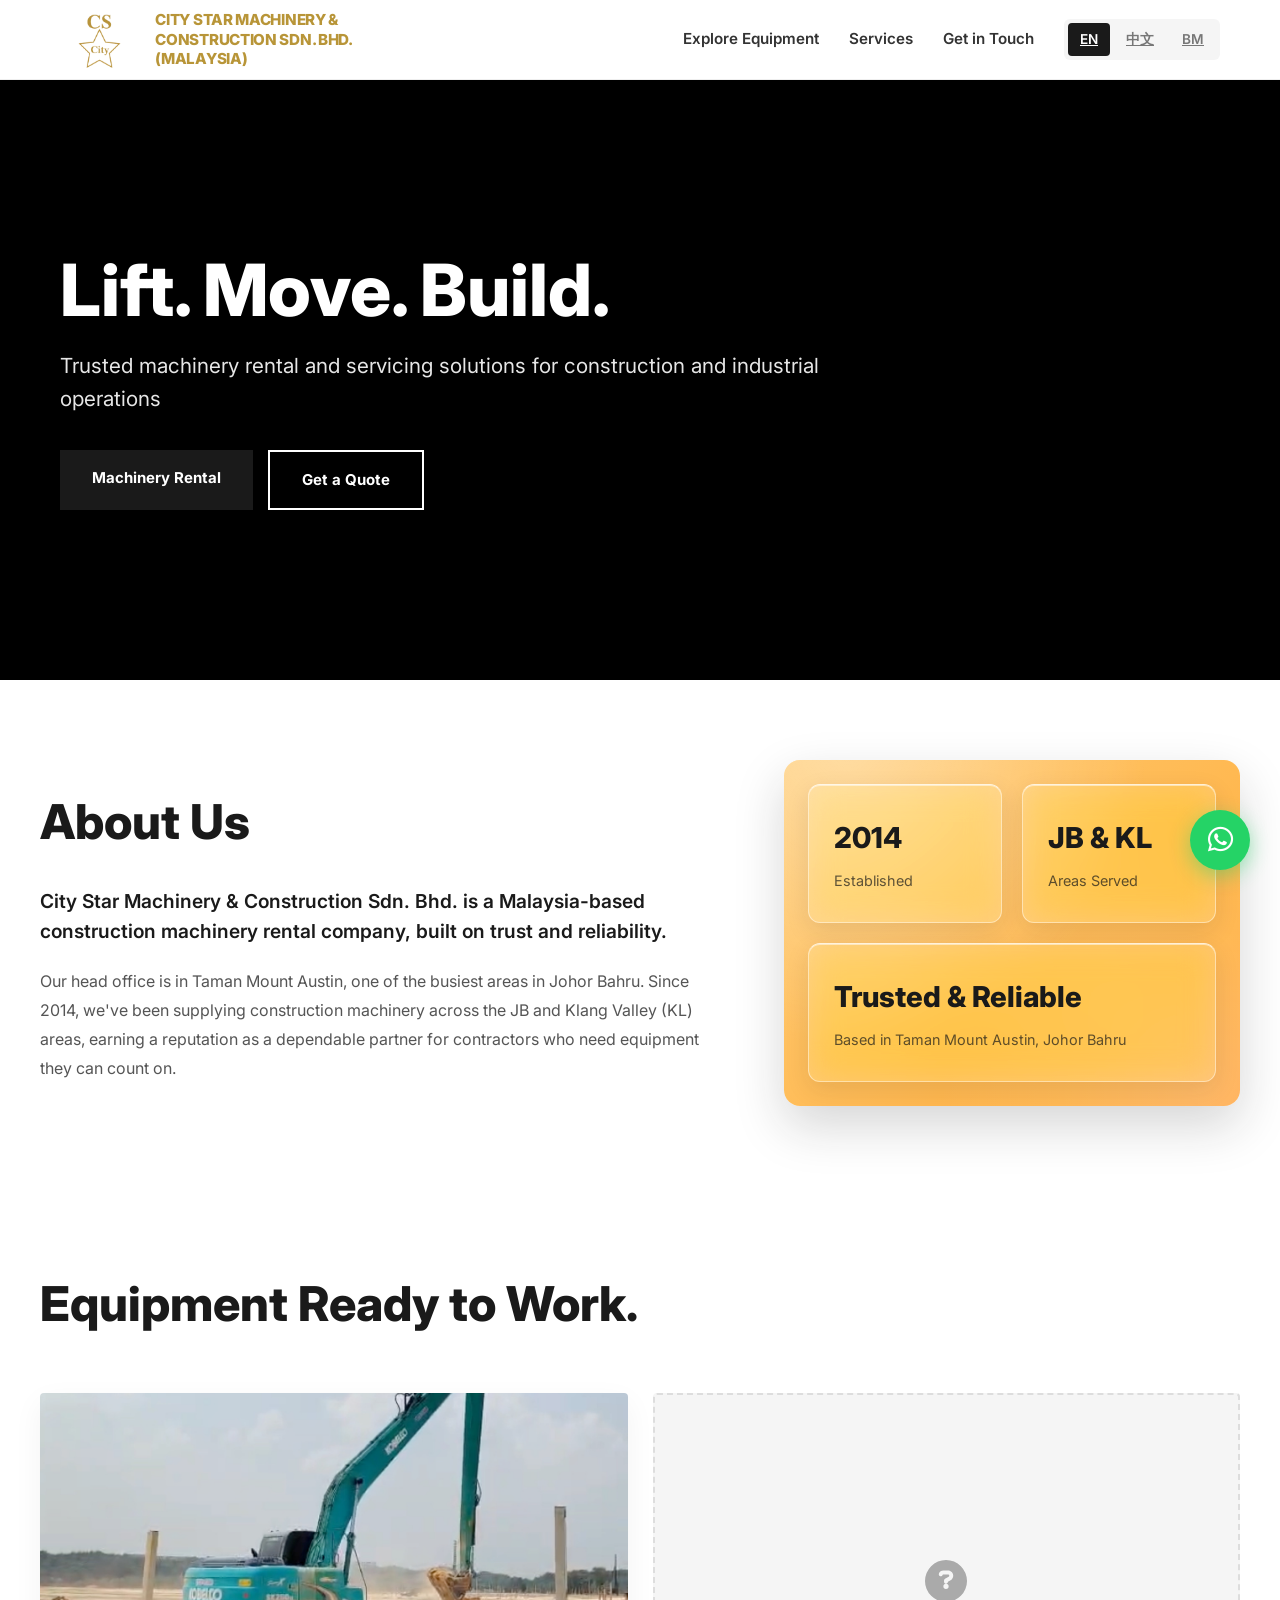
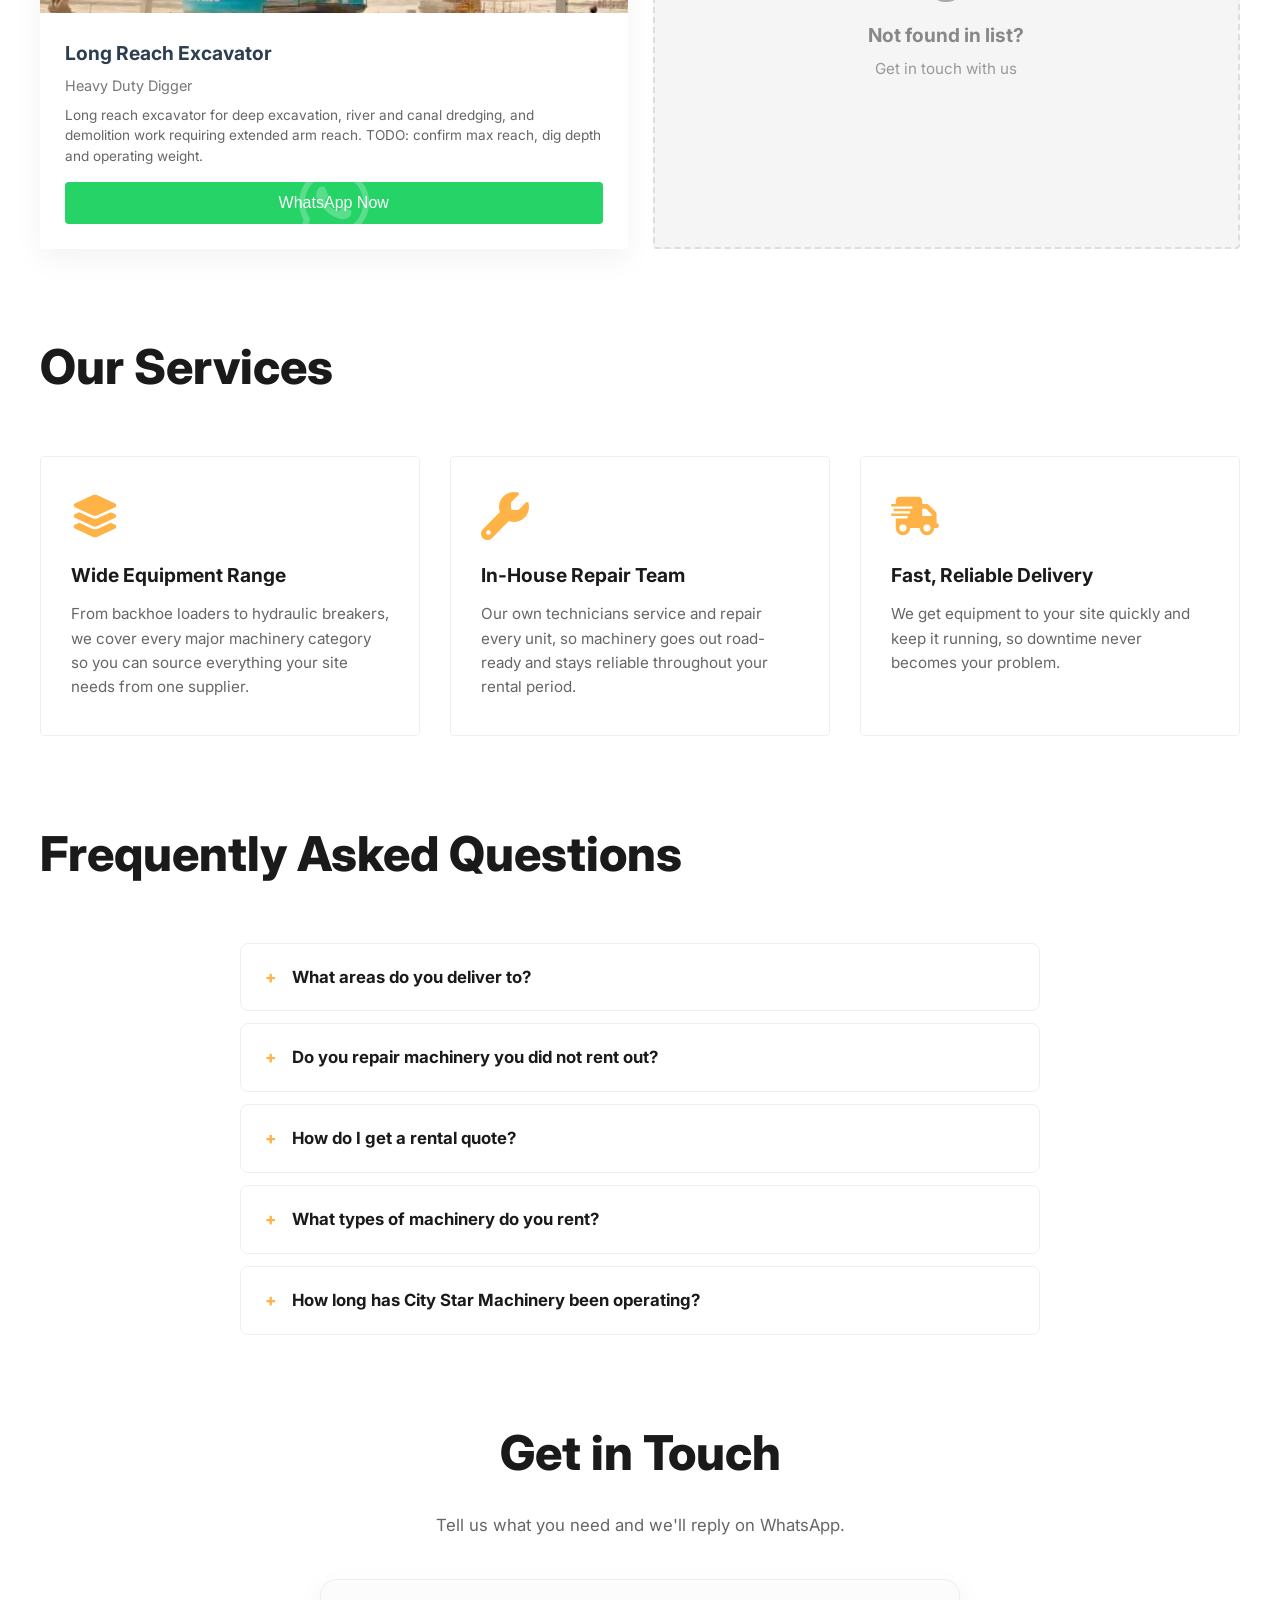
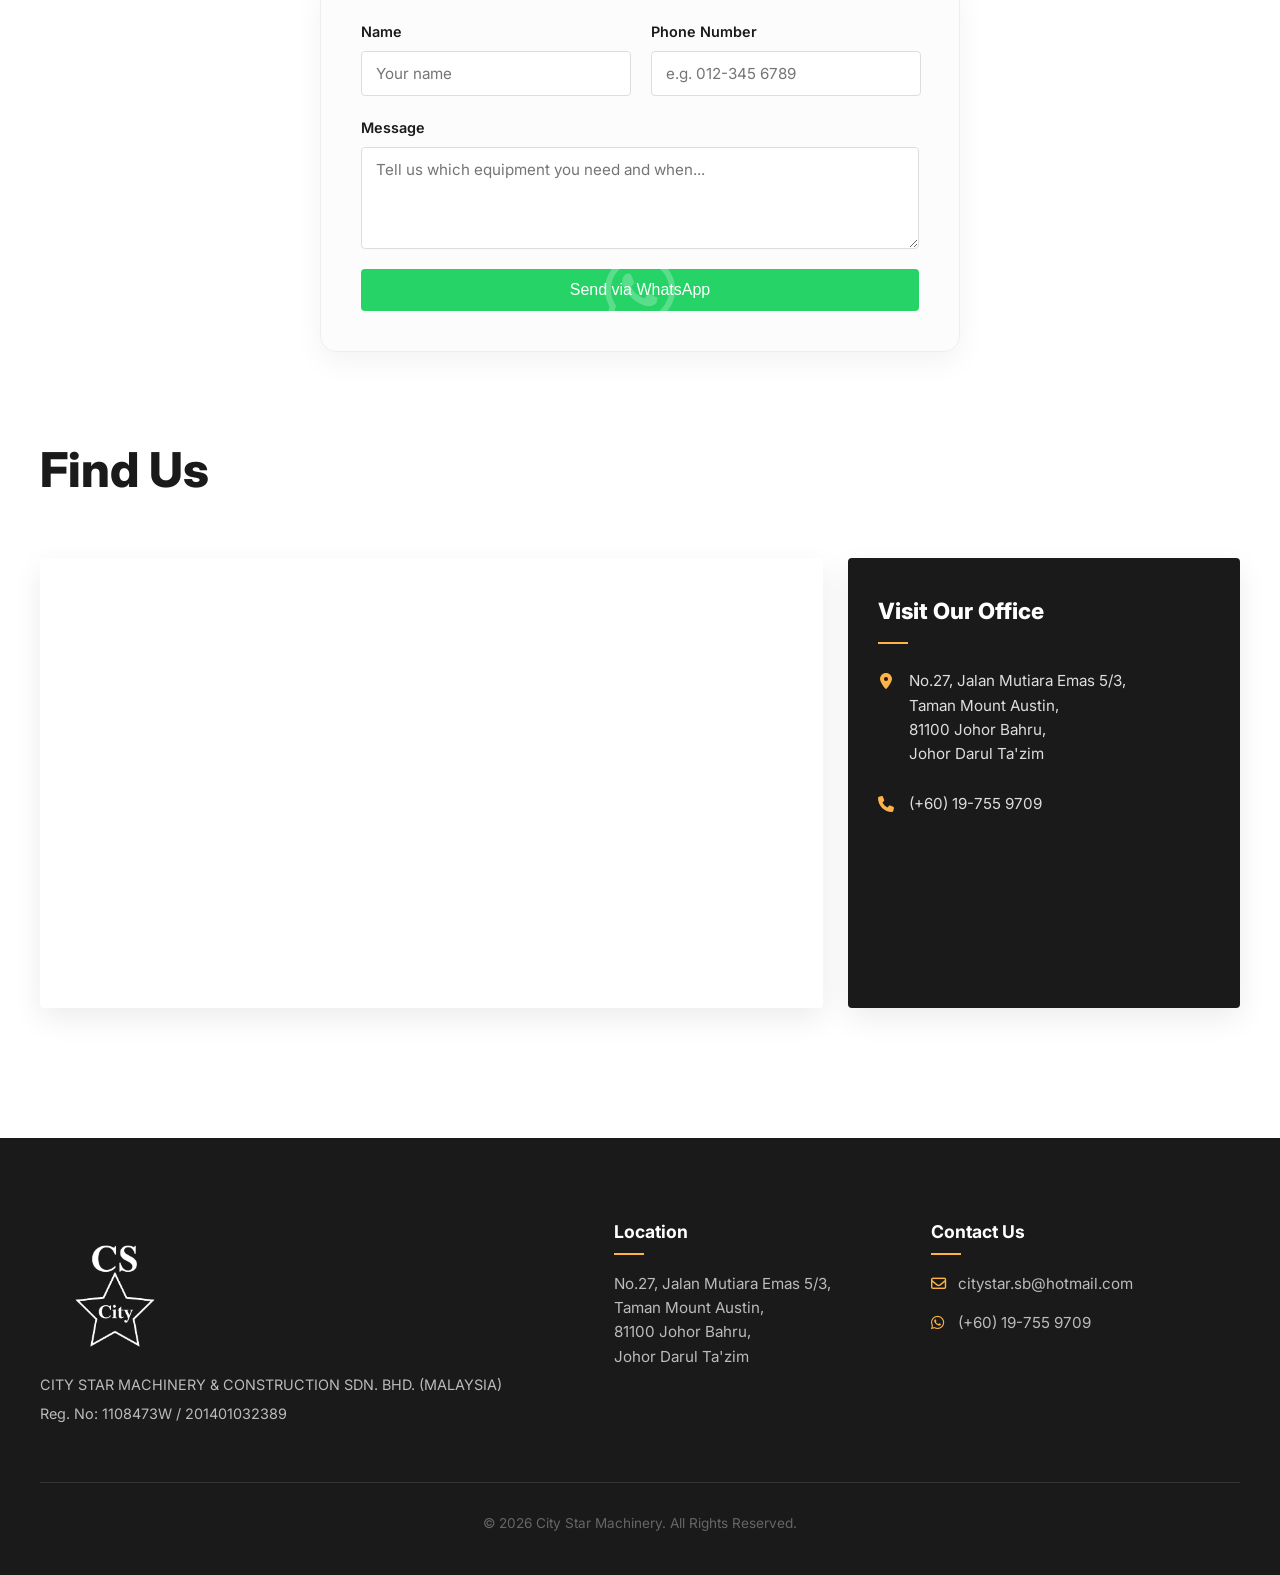
<file: zh/index.html>
<!DOCTYPE html>
<html lang="zh">
  <head>
    <meta charset="UTF-8">
    <link rel="icon" href="/favicon.ico">
    <meta name="viewport" content="width=device-width, initial-scale=1.0">

    <title>City Star Machinery &amp; Construction | 新山重型机械租赁</title>
    <meta name="description" content="自2014年起为新山与巴生谷地区提供值得信赖的重型机械租赁与维修服务，涵盖挖掘机、吊车、压路机等，配备自有维修团队及快速配送。">
    <link rel="canonical" href="https://www.citystarmachinery.com/zh/">
    <link rel="alternate" hreflang="en" href="https://www.citystarmachinery.com/">
    <link rel="alternate" hreflang="zh" href="https://www.citystarmachinery.com/zh/">
    <link rel="alternate" hreflang="ms" href="https://www.citystarmachinery.com/ms/">
    <link rel="alternate" hreflang="x-default" href="https://www.citystarmachinery.com/">

    <meta property="og:type" content="website">
    <meta property="og:site_name" content="City Star Machinery & Construction">
    <meta property="og:title" content="City Star Machinery &amp; Construction | 新山重型机械租赁">
    <meta property="og:description" content="自2014年起为新山与巴生谷地区提供值得信赖的重型机械租赁与维修服务，涵盖挖掘机、吊车、压路机等，配备自有维修团队及快速配送。">
    <meta property="og:url" content="https://www.citystarmachinery.com/zh/">
    <meta property="og:image" content="https://www.citystarmachinery.com/og-image.jpg">
    <meta property="og:locale" content="zh_CN">
    <meta property="og:locale:alternate" content="zh_CN">
    <meta property="og:locale:alternate" content="ms_MY">

    <meta name="twitter:card" content="summary_large_image">
    <meta name="twitter:title" content="City Star Machinery &amp; Construction | 新山重型机械租赁">
    <meta name="twitter:description" content="自2014年起为新山与巴生谷地区提供值得信赖的重型机械租赁与维修服务，涵盖挖掘机、吊车、压路机等，配备自有维修团队及快速配送。">
    <meta name="twitter:image" content="https://www.citystarmachinery.com/og-image.jpg">

    <script type="application/ld+json">
    {
      "@context": "https://schema.org",
      "@type": "LocalBusiness",
      "name": "City Star Machinery & Construction Sdn. Bhd.",
      "image": "https://www.citystarmachinery.com/og-image.jpg",
      "url": "https://www.citystarmachinery.com/",
      "telephone": "+60-19-755-9709",
      "priceRange": "$$",
      "address": {
        "@type": "PostalAddress",
        "streetAddress": "No.27, Jalan Mutiara Emas 5/3, Taman Mount Austin",
        "addressLocality": "Johor Bahru",
        "addressRegion": "Johor",
        "postalCode": "81100",
        "addressCountry": "MY"
      },
      "geo": {
        "@type": "GeoCoordinates",
        "latitude": 1.5145,
        "longitude": 103.7719
      },
      "areaServed": ["Johor Bahru", "Klang Valley", "Kuala Lumpur"],
      "foundingDate": "2014",
      "openingHoursSpecification": [
        {
          "@type": "OpeningHoursSpecification",
          "dayOfWeek": ["Monday", "Tuesday", "Wednesday", "Thursday", "Friday", "Saturday"],
          "opens": "08:30",
          "closes": "18:00"
        }
      ],
      "hasOfferCatalog": {
        "@type": "OfferCatalog",
        "name": "Machinery Rental Services",
        "itemListElement": [
          { "@type": "Offer", "itemOffered": { "@type": "Service", "name": "Backhoe Loader Rental" } },
          { "@type": "Offer", "itemOffered": { "@type": "Service", "name": "Long Reach Excavator Rental" } },
          { "@type": "Offer", "itemOffered": { "@type": "Service", "name": "Short Excavator Rental" } },
          { "@type": "Offer", "itemOffered": { "@type": "Service", "name": "Rigid Dump Truck Rental" } },
          { "@type": "Offer", "itemOffered": { "@type": "Service", "name": "Road Roller Rental" } },
          { "@type": "Offer", "itemOffered": { "@type": "Service", "name": "Hydraulic Crane Rental" } },
          { "@type": "Offer", "itemOffered": { "@type": "Service", "name": "Telehandler Rental" } },
          { "@type": "Offer", "itemOffered": { "@type": "Service", "name": "Hydraulic Breaker Rental" } },
          { "@type": "Offer", "itemOffered": { "@type": "Service", "name": "In-House Rental Fleet Maintenance & Repair" } }
        ]
      },
      "sameAs": []
    }
    </script>
    <script type="module" crossorigin src="/assets/index-CRasreA9.js"></script>
    <link rel="stylesheet" crossorigin href="/assets/index-XjK9xJrz.css">
  <script type="application/ld+json">{"@context":"https://schema.org","@type":"FAQPage","mainEntity":[{"@type":"Question","name":"你们的配送范围包括哪些地区？","acceptedAnswer":{"@type":"Answer","text":"我们的配送与服务范围涵盖新山及巴生谷（吉隆坡）地区。"}},{"@type":"Question","name":"你们是否维修非租自贵公司的机械？","acceptedAnswer":{"@type":"Answer","text":"不，我们的自有维修团队仅为我们自身的租赁设备提供保养与维修服务，不承接非本公司出租或购买之机械的维修。"}},{"@type":"Question","name":"如何获取租赁报价？","acceptedAnswer":{"@type":"Answer","text":"请通过WhatsApp告知我们所需设备类型、租赁时长及工地地点，我们将尽快回复报价。"}},{"@type":"Question","name":"你们提供哪些类型的机械租赁？","acceptedAnswer":{"@type":"Answer","text":"我们提供挖掘机、挖掘装载机、自卸卡车、压路机、吊车、伸缩臂叉装车、液压破碎锤等建筑机械租赁服务。"}},{"@type":"Question","name":"City Star Machinery 成立多久了？","acceptedAnswer":{"@type":"Answer","text":"City Star Machinery & Construction Sdn. Bhd. 自2014年成立以来一直提供建筑机械租赁服务，总部位于新山满家乐花园。"}}]}</script></head>
  <body>
    <div id="app" data-ssr-locale="zh"><!--[--><div class="site-wrapper"><nav class="navbar"><div class="nav-inner"><a aria-current="page" href="/zh/" class="router-link-active router-link-exact-active nav-leading" aria-label="City Star Machinery home"><img class="logo" src="/assets/citystar-logo-R4julA1l.png"><h1 class="title">CITY STAR MACHINERY &amp; CONSTRUCTION SDN. BHD. (MALAYSIA)</h1></a><button class="menu-toggle" aria-label="Toggle menu"><svg class="svg-icon" viewBox="0 0 448 512" aria-hidden="true"><path fill="currentColor" d="M0 96C0 78.3 14.3 64 32 64H416c17.7 0 32 14.3 32 32s-14.3 32-32 32H32C14.3 128 0 113.7 0 96zM0 256c0-17.7 14.3-32 32-32H416c17.7 0 32 14.3 32 32s-14.3 32-32 32H32c-17.7 0-32-14.3-32-32zM448 416c0 17.7-14.3 32-32 32H32c-17.7 0-32-14.3-32-32s14.3-32 32-32H416c17.7 0 32 14.3 32 32z"></path></svg></button><div class="nav-menu"><a href="#equipment" class="nav-link">设备浏览</a><a href="#services" class="nav-link">服务项目</a><a href="#contact" class="nav-link">联系我们</a><div class="lang-switcher"><!--[--><a href="/" class="lang-btn">EN</a><a aria-current="page" href="/zh/" class="router-link-active router-link-exact-active lang-btn active">中文</a><a href="/ms/" class="lang-btn">BM</a><!--]--></div></div></div></nav><header id="home" class="hero"><video autoplay muted loop playsinline class="hero-video"><source src="/assets/hero-machinery-pU6ZATPe.mp4" type="video/mp4"> Your browser does not support the video tag. </video><div class="hero-overlay"><div class="hero-content" data-aos="fade-right" data-aos-duration="1200"><h1 class="hero-title">起重．运输．建造。</h1><p class="hero-lead">值得信赖的建筑机械租赁与维修服务</p><div class="hero-actions"><a class="btn-dark" href="#equipment">机械租赁</a><a class="btn-outline" href="#contact">获取报价</a></div></div></div></header><section id="about" class="about-section"><div class="content-container"><div class="about-grid"><div class="about-text" data-aos="fade-right"><h2 class="section-heading">关于我们</h2><p class="about-lead">City Star Machinery &amp; Construction Sdn. Bhd. 是一家总部位于马来西亚的建筑机械租赁公司，以信任与可靠为经营根本。</p><p class="about-body">我们的总部位于新山最繁忙的地区之一——满家乐花园（Taman Mount Austin）。自2014年成立以来，我们一直为新山与吉隆坡（巴生谷）地区提供建筑机械，赢得客户信赖，成为承包商可靠的合作伙伴。</p></div><div class="about-stats" data-aos="fade-left"><div class="about-stat-card"><span class="about-stat-number">2014</span><span class="about-stat-label">成立年份</span></div><div class="about-stat-card"><span class="about-stat-number">新山与吉隆坡</span><span class="about-stat-label">服务地区</span></div><div class="about-stat-card about-stat-wide"><span class="about-stat-number">值得信赖</span><span class="about-stat-label">总部位于新山满家乐花园</span></div></div></div></div></section><section id="equipment" class="equipment-section"><div class="content-container"><h2 class="section-heading" data-aos="fade-up">随时可用的机械设备</h2><div class="equipment-grid"><!--[--><div class="machine-card" data-aos="fade-up" data-aos-delay="0"><div class="machine-thumb"><img src="/assets/1-BzjKT3hd.jpg" alt="长臂挖掘机"><div class="machine-thumb-overlay"><svg class="svg-icon" viewBox="0 0 448 512" aria-hidden="true"><path fill="currentColor" d="M32 32C14.3 32 0 46.3 0 64V192c0 17.7 14.3 32 32 32s32-14.3 32-32V96h96c17.7 0 32-14.3 32-32s-14.3-32-32-32H32zM64 320c0-17.7-14.3-32-32-32s-32 14.3-32 32V448c0 17.7 14.3 32 32 32H160c17.7 0 32-14.3 32-32s-14.3-32-32-32H64V320zM320 32c-17.7 0-32 14.3-32 32s14.3 32 32 32h96v96c0 17.7 14.3 32 32 32s32-14.3 32-32V64c0-17.7-14.3-32-32-32H320zM448 320c0-17.7-14.3-32-32-32s-32 14.3-32 32v96H288c-17.7 0-32 14.3-32 32s14.3 32 32 32H416c17.7 0 32-14.3 32-32V320z"></path></svg></div></div><div class="machine-details"><h3 class="machine-name">长臂挖掘机</h3><p class="machine-type">重型挖掘设备</p><p class="machine-description">长臂挖掘机适用于深层挖掘、河道疏浚及需要超长臂展的拆除作业。</p><button class="btn-whatsapp"><i class="fab fa-whatsapp btn-whatsapp-bg-icon"></i><span class="btn-whatsapp-label">立即WhatsApp咨询</span></button></div></div><!--]--><a href="#contact" class="machine-card machine-card-cta" data-aos="fade-up" data-aos-delay="100"><svg class="svg-icon machine-card-cta-icon" viewBox="0 0 512 512" aria-hidden="true"><path fill="currentColor" d="M256 512A256 256 0 1 0 256 0a256 256 0 1 0 0 512zM169.8 165.3c7.9-22.3 29.1-37.3 52.8-37.3l58.3 0c34.9 0 63.1 28.3 63.1 63.1c0 22.6-12.1 43.5-31.7 54.8L280 264.4c-.2 13-10.9 23.6-24 23.6c-13.3 0-24-10.7-24-24l0-13.5c0-8.6 4.6-16.5 12.1-20.8l44.3-25.4c4.7-2.7 7.6-7.7 7.6-13.1c0-8.4-6.8-15.1-15.1-15.1l-58.3 0c-3.4 0-6.4 2.1-7.5 5.3l-.4 1.2c-4.4 12.5-18.2 19-30.6 14.6s-19-18.2-14.6-30.6l.4-1.2zM224 320a32 32 0 1 1 64 0 32 32 0 1 1 -64 0z"></path></svg><h3 class="machine-card-cta-title">找不到您需要的设备？</h3><p class="machine-card-cta-text">欢迎与我们联系</p></a></div></div></section><section id="services" class="services-section"><div class="content-container"><h2 class="section-heading" data-aos="fade-up">我们的服务</h2><div class="services-grid"><div class="service-item" data-aos="fade-up"><div class="service-icon"><svg class="svg-icon" viewBox="0 0 576 512" aria-hidden="true"><path fill="currentColor" d="M264.5 5.2c14.9-6.9 32.1-6.9 47 0l218.6 101c8.5 3.9 13.9 12.4 13.9 21.8s-5.4 17.9-13.9 21.8l-218.6 101c-14.9 6.9-32.1 6.9-47 0L45.9 149.8C37.4 145.8 32 137.3 32 128s5.4-17.9 13.9-21.8L264.5 5.2zM476.9 209.6l53.2 24.6c8.5 3.9 13.9 12.4 13.9 21.8s-5.4 17.9-13.9 21.8l-218.6 101c-14.9 6.9-32.1 6.9-47 0L45.9 277.8C37.4 273.8 32 265.3 32 256s5.4-17.9 13.9-21.8l53.2-24.6 152 70.2c23.4 10.8 50.4 10.8 73.8 0l152-70.2zm-152 198.2l152-70.2 53.2 24.6c8.5 3.9 13.9 12.4 13.9 21.8s-5.4 17.9-13.9 21.8l-218.6 101c-14.9 6.9-32.1 6.9-47 0L45.9 405.8C37.4 401.8 32 393.3 32 384s5.4-17.9 13.9-21.8l53.2-24.6 152 70.2c23.4 10.8 50.4 10.8 73.8 0z"></path></svg></div><h3 class="service-title">设备种类齐全</h3><p class="service-text">从挖掘装载机到液压破碎锤，我们提供各类主要建筑机械，让您一站式满足工地所需。</p></div><div class="service-item" data-aos="fade-up" data-aos-delay="100"><div class="service-icon"><svg class="svg-icon" viewBox="0 0 512 512" aria-hidden="true"><path fill="currentColor" d="M352 320c88.4 0 160-71.6 160-160c0-15.3-2.2-30.1-6.2-44.2c-3.1-10.8-16.4-13.2-24.3-5.3l-76.8 76.8c-3 3-7.1 4.7-11.3 4.7L336 192c-8.8 0-16-7.2-16-16l0-57.4c0-4.2 1.7-8.3 4.7-11.3l76.8-76.8c7.9-7.9 5.4-21.2-5.3-24.3C382.1 2.2 367.3 0 352 0C263.6 0 192 71.6 192 160c0 19.1 3.4 37.5 9.5 54.5L19.9 396.1C7.2 408.8 0 426.1 0 444.1C0 481.6 30.4 512 67.9 512c18 0 35.3-7.2 48-19.9L297.5 310.5c17 6.2 35.4 9.5 54.5 9.5zM80 408a24 24 0 1 1 0 48 24 24 0 1 1 0-48z"></path></svg></div><h3 class="service-title">自有维修团队</h3><p class="service-text">我们的技术团队为每台设备提供保养与维修，确保机械出厂即可使用，租赁期间稳定可靠。</p></div><div class="service-item" data-aos="fade-up" data-aos-delay="200"><div class="service-icon"><svg class="svg-icon" viewBox="0 0 640 512" aria-hidden="true"><path fill="currentColor" d="M112 0C85.5 0 64 21.5 64 48l0 48L16 96c-8.8 0-16 7.2-16 16s7.2 16 16 16l48 0 208 0c8.8 0 16 7.2 16 16s-7.2 16-16 16L64 160l-16 0c-8.8 0-16 7.2-16 16s7.2 16 16 16l16 0 176 0c8.8 0 16 7.2 16 16s-7.2 16-16 16L64 224l-48 0c-8.8 0-16 7.2-16 16s7.2 16 16 16l48 0 144 0c8.8 0 16 7.2 16 16s-7.2 16-16 16L64 288l0 128c0 53 43 96 96 96s96-43 96-96l128 0c0 53 43 96 96 96s96-43 96-96l32 0c17.7 0 32-14.3 32-32s-14.3-32-32-32l0-64 0-32 0-18.7c0-17-6.7-33.3-18.7-45.3L512 114.7c-12-12-28.3-18.7-45.3-18.7L416 96l0-48c0-26.5-21.5-48-48-48L112 0zM544 237.3l0 18.7-128 0 0-96 50.7 0L544 237.3zM160 368a48 48 0 1 1 0 96 48 48 0 1 1 0-96zm272 48a48 48 0 1 1 96 0 48 48 0 1 1 -96 0z"></path></svg></div><h3 class="service-title">快速可靠的配送</h3><p class="service-text">我们迅速将设备送达工地，并保持其正常运作，让您无需担心停工问题。</p></div></div></div></section><section id="faq" class="faq-section"><div class="content-container"><h2 class="section-heading" data-aos="fade-up">常见问题</h2><div class="faq-list"><!--[--><details class="faq-item" data-aos="fade-up" data-aos-delay="0"><summary class="faq-question">你们的配送范围包括哪些地区？</summary><p class="faq-answer">我们的配送与服务范围涵盖新山及巴生谷（吉隆坡）地区。</p></details><details class="faq-item" data-aos="fade-up" data-aos-delay="60"><summary class="faq-question">你们是否维修非租自贵公司的机械？</summary><p class="faq-answer">不，我们的自有维修团队仅为我们自身的租赁设备提供保养与维修服务，不承接非本公司出租或购买之机械的维修。</p></details><details class="faq-item" data-aos="fade-up" data-aos-delay="120"><summary class="faq-question">如何获取租赁报价？</summary><p class="faq-answer">请通过WhatsApp告知我们所需设备类型、租赁时长及工地地点，我们将尽快回复报价。</p></details><details class="faq-item" data-aos="fade-up" data-aos-delay="180"><summary class="faq-question">你们提供哪些类型的机械租赁？</summary><p class="faq-answer">我们提供挖掘机、挖掘装载机、自卸卡车、压路机、吊车、伸缩臂叉装车、液压破碎锤等建筑机械租赁服务。</p></details><details class="faq-item" data-aos="fade-up" data-aos-delay="240"><summary class="faq-question">City Star Machinery 成立多久了？</summary><p class="faq-answer">City Star Machinery &amp; Construction Sdn. Bhd. 自2014年成立以来一直提供建筑机械租赁服务，总部位于新山满家乐花园。</p></details><!--]--></div></div></section><section id="contact" class="contact-section"><div class="content-container"><h2 class="section-heading" data-aos="fade-up">联系我们</h2><p class="contact-lead" data-aos="fade-up">告诉我们您的需求，我们将通过WhatsApp回复您。</p><form class="contact-form" data-aos="fade-up"><div class="contact-form-row"><div class="contact-field"><label for="contact-name">姓名</label><input id="contact-name" type="text" value="" required placeholder="您的姓名"></div><div class="contact-field"><label for="contact-phone">电话号码</label><input id="contact-phone" type="tel" value="" required placeholder="例如：012-345 6789"></div></div><div class="contact-field"><label for="contact-message">留言</label><textarea id="contact-message" rows="4" placeholder="请告诉我们您需要的设备及使用时间..." required></textarea></div><button type="submit" class="btn-whatsapp contact-submit"><i class="fab fa-whatsapp btn-whatsapp-bg-icon"></i><span class="btn-whatsapp-label">通过WhatsApp发送</span></button></form></div></section><section id="location" class="map-section"><div class="content-container"><h2 class="section-heading" data-aos="fade-up">我们的位置</h2><div class="map-info-grid"><div class="map-embed-wrapper" data-aos="fade-up"><iframe class="map-embed" src="https://www.google.com/maps?q=No.27,+Jalan+Mutiara+Emas+5/3,+Taman+Mount+Austin,+81100+Johor+Bahru,+Johor&amp;output=embed" width="100%" height="100%" style="border:0;" allowfullscreen="" loading="lazy" referrerpolicy="no-referrer-when-downgrade" title="City Star Machinery Location"></iframe></div><div class="map-info-card" data-aos="fade-up" data-aos-delay="150"><h3 class="map-info-heading">欢迎莅临我们的办公室</h3><div class="map-info-item"><svg class="svg-icon" viewBox="0 0 384 512" aria-hidden="true"><path fill="currentColor" d="M215.7 499.2C267 435 384 279.4 384 192C384 86 298 0 192 0S0 86 0 192c0 87.4 117 243 168.3 307.2c12.3 15.3 35.1 15.3 47.4 0zM192 128a64 64 0 1 1 0 128 64 64 0 1 1 0-128z"></path></svg><p> No.27, Jalan Mutiara Emas 5/3, <br> Taman Mount Austin, <br> 81100 Johor Bahru, <br> Johor Darul Ta&#39;zim </p></div><div class="map-info-item"><svg class="svg-icon" viewBox="0 0 512 512" aria-hidden="true"><path fill="currentColor" d="M164.9 24.6c-7.7-18.6-28-28.5-47.4-23.2l-88 24C12.1 30.2 0 46 0 64C0 311.4 200.6 512 448 512c18 0 33.8-12.1 38.6-29.5l24-88c5.3-19.4-4.6-39.7-23.2-47.4l-96-40c-16.3-6.8-35.2-2.1-46.3 11.6L304.7 368C234.3 334.7 177.3 277.7 144 207.3L184.3 167c13.7-11.2 18.4-30 11.6-46.3l-40-96z"></path></svg><p><a href="tel:+60197559709">(+60) 19-755 9709</a></p></div></div></div></div></section></div><footer class="main-footer"><div class="content-container"><div class="footer-grid"><div class="footer-col brand-col"><img class="footer-logo" src="/assets/citystar-logo-R4julA1l.png"><div class="registration-info"><p class="reg-name">CITY STAR MACHINERY &amp; CONSTRUCTION SDN. BHD. (MALAYSIA)</p><p class="reg-no"><strong>Reg. No:</strong> 1108473W / 201401032389</p></div></div><div class="footer-col"><h4 class="footer-heading">地址</h4><p class="footer-text"> No.27, Jalan Mutiara Emas 5/3, <br> Taman Mount Austin, <br> 81100 Johor Bahru, <br> Johor Darul Ta&#39;zim </p></div><div class="footer-col"><h4 class="footer-heading">联系方式</h4><ul class="contact-list"><li><i class="fas fa-envelope"></i><a href="mailto:citystar.sb@hotmail.com">citystar.sb@hotmail.com</a></li><li><i class="fab fa-whatsapp"></i><a href="https://wa.me/60197559709" target="_blank" rel="noopener">(+60) 19-755 9709</a></li></ul></div></div><div class="footer-bottom"><p>© 2026 City Star Machinery. 版权所有。</p></div></div></footer><div class="whatsapp-fab-wrapper"><!----><button class="whatsapp-fab" aria-label="Chat on WhatsApp"><i class="fab fa-whatsapp"></i></button></div><!----><!--]--></div>
  </body>
</html>
</file>
<file: assets/index-XjK9xJrz.css>
@import"https://fonts.googleapis.com/css2?family=Inter:wght@400;600;800&display=swap";@import"https://cdnjs.cloudflare.com/ajax/libs/font-awesome/6.0.0/css/all.min.css";:root{--vt-c-white: #ffffff;--vt-c-white-soft: #f8f8f8;--vt-c-white-mute: #f2f2f2;--vt-c-black: #181818;--vt-c-black-soft: #222222;--vt-c-black-mute: #282828;--vt-c-indigo: #2c3e50;--vt-c-divider-light-1: rgba(60, 60, 60, .29);--vt-c-divider-light-2: rgba(60, 60, 60, .12);--vt-c-divider-dark-1: rgba(84, 84, 84, .65);--vt-c-divider-dark-2: rgba(84, 84, 84, .48);--vt-c-text-light-1: var(--vt-c-indigo);--vt-c-text-light-2: rgba(60, 60, 60, .66);--vt-c-text-dark-1: var(--vt-c-white);--vt-c-text-dark-2: rgba(235, 235, 235, .64)}:root{--color-background: var(--vt-c-white);--color-background-soft: var(--vt-c-white-soft);--color-background-mute: var(--vt-c-white-mute);--color-border: var(--vt-c-divider-light-2);--color-border-hover: var(--vt-c-divider-light-1);--color-heading: var(--vt-c-text-light-1);--color-text: var(--vt-c-text-light-1);--section-gap: 160px}*,*:before,*:after{box-sizing:border-box;margin:0;font-weight:400}body{min-height:100vh;color:var(--color-text);background:var(--color-background);transition:color .5s,background-color .5s;line-height:1.6;font-family:Inter,-apple-system,BlinkMacSystemFont,Segoe UI,Roboto,Oxygen,Ubuntu,Cantarell,Fira Sans,Droid Sans,Helvetica Neue,sans-serif;font-size:15px;text-rendering:optimizeLegibility;-webkit-font-smoothing:antialiased;-moz-osx-font-smoothing:grayscale}[data-aos][data-aos][data-aos-duration="50"],body[data-aos-duration="50"] [data-aos]{transition-duration:50ms}[data-aos][data-aos][data-aos-delay="50"],body[data-aos-delay="50"] [data-aos]{transition-delay:0}[data-aos][data-aos][data-aos-delay="50"].aos-animate,body[data-aos-delay="50"] [data-aos].aos-animate{transition-delay:50ms}[data-aos][data-aos][data-aos-duration="100"],body[data-aos-duration="100"] [data-aos]{transition-duration:.1s}[data-aos][data-aos][data-aos-delay="100"],body[data-aos-delay="100"] [data-aos]{transition-delay:0}[data-aos][data-aos][data-aos-delay="100"].aos-animate,body[data-aos-delay="100"] [data-aos].aos-animate{transition-delay:.1s}[data-aos][data-aos][data-aos-duration="150"],body[data-aos-duration="150"] [data-aos]{transition-duration:.15s}[data-aos][data-aos][data-aos-delay="150"],body[data-aos-delay="150"] [data-aos]{transition-delay:0}[data-aos][data-aos][data-aos-delay="150"].aos-animate,body[data-aos-delay="150"] [data-aos].aos-animate{transition-delay:.15s}[data-aos][data-aos][data-aos-duration="200"],body[data-aos-duration="200"] [data-aos]{transition-duration:.2s}[data-aos][data-aos][data-aos-delay="200"],body[data-aos-delay="200"] [data-aos]{transition-delay:0}[data-aos][data-aos][data-aos-delay="200"].aos-animate,body[data-aos-delay="200"] [data-aos].aos-animate{transition-delay:.2s}[data-aos][data-aos][data-aos-duration="250"],body[data-aos-duration="250"] [data-aos]{transition-duration:.25s}[data-aos][data-aos][data-aos-delay="250"],body[data-aos-delay="250"] [data-aos]{transition-delay:0}[data-aos][data-aos][data-aos-delay="250"].aos-animate,body[data-aos-delay="250"] [data-aos].aos-animate{transition-delay:.25s}[data-aos][data-aos][data-aos-duration="300"],body[data-aos-duration="300"] [data-aos]{transition-duration:.3s}[data-aos][data-aos][data-aos-delay="300"],body[data-aos-delay="300"] [data-aos]{transition-delay:0}[data-aos][data-aos][data-aos-delay="300"].aos-animate,body[data-aos-delay="300"] [data-aos].aos-animate{transition-delay:.3s}[data-aos][data-aos][data-aos-duration="350"],body[data-aos-duration="350"] [data-aos]{transition-duration:.35s}[data-aos][data-aos][data-aos-delay="350"],body[data-aos-delay="350"] [data-aos]{transition-delay:0}[data-aos][data-aos][data-aos-delay="350"].aos-animate,body[data-aos-delay="350"] [data-aos].aos-animate{transition-delay:.35s}[data-aos][data-aos][data-aos-duration="400"],body[data-aos-duration="400"] [data-aos]{transition-duration:.4s}[data-aos][data-aos][data-aos-delay="400"],body[data-aos-delay="400"] [data-aos]{transition-delay:0}[data-aos][data-aos][data-aos-delay="400"].aos-animate,body[data-aos-delay="400"] [data-aos].aos-animate{transition-delay:.4s}[data-aos][data-aos][data-aos-duration="450"],body[data-aos-duration="450"] [data-aos]{transition-duration:.45s}[data-aos][data-aos][data-aos-delay="450"],body[data-aos-delay="450"] [data-aos]{transition-delay:0}[data-aos][data-aos][data-aos-delay="450"].aos-animate,body[data-aos-delay="450"] [data-aos].aos-animate{transition-delay:.45s}[data-aos][data-aos][data-aos-duration="500"],body[data-aos-duration="500"] [data-aos]{transition-duration:.5s}[data-aos][data-aos][data-aos-delay="500"],body[data-aos-delay="500"] [data-aos]{transition-delay:0}[data-aos][data-aos][data-aos-delay="500"].aos-animate,body[data-aos-delay="500"] [data-aos].aos-animate{transition-delay:.5s}[data-aos][data-aos][data-aos-duration="550"],body[data-aos-duration="550"] [data-aos]{transition-duration:.55s}[data-aos][data-aos][data-aos-delay="550"],body[data-aos-delay="550"] [data-aos]{transition-delay:0}[data-aos][data-aos][data-aos-delay="550"].aos-animate,body[data-aos-delay="550"] [data-aos].aos-animate{transition-delay:.55s}[data-aos][data-aos][data-aos-duration="600"],body[data-aos-duration="600"] [data-aos]{transition-duration:.6s}[data-aos][data-aos][data-aos-delay="600"],body[data-aos-delay="600"] [data-aos]{transition-delay:0}[data-aos][data-aos][data-aos-delay="600"].aos-animate,body[data-aos-delay="600"] [data-aos].aos-animate{transition-delay:.6s}[data-aos][data-aos][data-aos-duration="650"],body[data-aos-duration="650"] [data-aos]{transition-duration:.65s}[data-aos][data-aos][data-aos-delay="650"],body[data-aos-delay="650"] [data-aos]{transition-delay:0}[data-aos][data-aos][data-aos-delay="650"].aos-animate,body[data-aos-delay="650"] [data-aos].aos-animate{transition-delay:.65s}[data-aos][data-aos][data-aos-duration="700"],body[data-aos-duration="700"] [data-aos]{transition-duration:.7s}[data-aos][data-aos][data-aos-delay="700"],body[data-aos-delay="700"] [data-aos]{transition-delay:0}[data-aos][data-aos][data-aos-delay="700"].aos-animate,body[data-aos-delay="700"] [data-aos].aos-animate{transition-delay:.7s}[data-aos][data-aos][data-aos-duration="750"],body[data-aos-duration="750"] [data-aos]{transition-duration:.75s}[data-aos][data-aos][data-aos-delay="750"],body[data-aos-delay="750"] [data-aos]{transition-delay:0}[data-aos][data-aos][data-aos-delay="750"].aos-animate,body[data-aos-delay="750"] [data-aos].aos-animate{transition-delay:.75s}[data-aos][data-aos][data-aos-duration="800"],body[data-aos-duration="800"] [data-aos]{transition-duration:.8s}[data-aos][data-aos][data-aos-delay="800"],body[data-aos-delay="800"] [data-aos]{transition-delay:0}[data-aos][data-aos][data-aos-delay="800"].aos-animate,body[data-aos-delay="800"] [data-aos].aos-animate{transition-delay:.8s}[data-aos][data-aos][data-aos-duration="850"],body[data-aos-duration="850"] [data-aos]{transition-duration:.85s}[data-aos][data-aos][data-aos-delay="850"],body[data-aos-delay="850"] [data-aos]{transition-delay:0}[data-aos][data-aos][data-aos-delay="850"].aos-animate,body[data-aos-delay="850"] [data-aos].aos-animate{transition-delay:.85s}[data-aos][data-aos][data-aos-duration="900"],body[data-aos-duration="900"] [data-aos]{transition-duration:.9s}[data-aos][data-aos][data-aos-delay="900"],body[data-aos-delay="900"] [data-aos]{transition-delay:0}[data-aos][data-aos][data-aos-delay="900"].aos-animate,body[data-aos-delay="900"] [data-aos].aos-animate{transition-delay:.9s}[data-aos][data-aos][data-aos-duration="950"],body[data-aos-duration="950"] [data-aos]{transition-duration:.95s}[data-aos][data-aos][data-aos-delay="950"],body[data-aos-delay="950"] [data-aos]{transition-delay:0}[data-aos][data-aos][data-aos-delay="950"].aos-animate,body[data-aos-delay="950"] [data-aos].aos-animate{transition-delay:.95s}[data-aos][data-aos][data-aos-duration="1000"],body[data-aos-duration="1000"] [data-aos]{transition-duration:1s}[data-aos][data-aos][data-aos-delay="1000"],body[data-aos-delay="1000"] [data-aos]{transition-delay:0}[data-aos][data-aos][data-aos-delay="1000"].aos-animate,body[data-aos-delay="1000"] [data-aos].aos-animate{transition-delay:1s}[data-aos][data-aos][data-aos-duration="1050"],body[data-aos-duration="1050"] [data-aos]{transition-duration:1.05s}[data-aos][data-aos][data-aos-delay="1050"],body[data-aos-delay="1050"] [data-aos]{transition-delay:0}[data-aos][data-aos][data-aos-delay="1050"].aos-animate,body[data-aos-delay="1050"] [data-aos].aos-animate{transition-delay:1.05s}[data-aos][data-aos][data-aos-duration="1100"],body[data-aos-duration="1100"] [data-aos]{transition-duration:1.1s}[data-aos][data-aos][data-aos-delay="1100"],body[data-aos-delay="1100"] [data-aos]{transition-delay:0}[data-aos][data-aos][data-aos-delay="1100"].aos-animate,body[data-aos-delay="1100"] [data-aos].aos-animate{transition-delay:1.1s}[data-aos][data-aos][data-aos-duration="1150"],body[data-aos-duration="1150"] [data-aos]{transition-duration:1.15s}[data-aos][data-aos][data-aos-delay="1150"],body[data-aos-delay="1150"] [data-aos]{transition-delay:0}[data-aos][data-aos][data-aos-delay="1150"].aos-animate,body[data-aos-delay="1150"] [data-aos].aos-animate{transition-delay:1.15s}[data-aos][data-aos][data-aos-duration="1200"],body[data-aos-duration="1200"] [data-aos]{transition-duration:1.2s}[data-aos][data-aos][data-aos-delay="1200"],body[data-aos-delay="1200"] [data-aos]{transition-delay:0}[data-aos][data-aos][data-aos-delay="1200"].aos-animate,body[data-aos-delay="1200"] [data-aos].aos-animate{transition-delay:1.2s}[data-aos][data-aos][data-aos-duration="1250"],body[data-aos-duration="1250"] [data-aos]{transition-duration:1.25s}[data-aos][data-aos][data-aos-delay="1250"],body[data-aos-delay="1250"] [data-aos]{transition-delay:0}[data-aos][data-aos][data-aos-delay="1250"].aos-animate,body[data-aos-delay="1250"] [data-aos].aos-animate{transition-delay:1.25s}[data-aos][data-aos][data-aos-duration="1300"],body[data-aos-duration="1300"] [data-aos]{transition-duration:1.3s}[data-aos][data-aos][data-aos-delay="1300"],body[data-aos-delay="1300"] [data-aos]{transition-delay:0}[data-aos][data-aos][data-aos-delay="1300"].aos-animate,body[data-aos-delay="1300"] [data-aos].aos-animate{transition-delay:1.3s}[data-aos][data-aos][data-aos-duration="1350"],body[data-aos-duration="1350"] [data-aos]{transition-duration:1.35s}[data-aos][data-aos][data-aos-delay="1350"],body[data-aos-delay="1350"] [data-aos]{transition-delay:0}[data-aos][data-aos][data-aos-delay="1350"].aos-animate,body[data-aos-delay="1350"] [data-aos].aos-animate{transition-delay:1.35s}[data-aos][data-aos][data-aos-duration="1400"],body[data-aos-duration="1400"] [data-aos]{transition-duration:1.4s}[data-aos][data-aos][data-aos-delay="1400"],body[data-aos-delay="1400"] [data-aos]{transition-delay:0}[data-aos][data-aos][data-aos-delay="1400"].aos-animate,body[data-aos-delay="1400"] [data-aos].aos-animate{transition-delay:1.4s}[data-aos][data-aos][data-aos-duration="1450"],body[data-aos-duration="1450"] [data-aos]{transition-duration:1.45s}[data-aos][data-aos][data-aos-delay="1450"],body[data-aos-delay="1450"] [data-aos]{transition-delay:0}[data-aos][data-aos][data-aos-delay="1450"].aos-animate,body[data-aos-delay="1450"] [data-aos].aos-animate{transition-delay:1.45s}[data-aos][data-aos][data-aos-duration="1500"],body[data-aos-duration="1500"] [data-aos]{transition-duration:1.5s}[data-aos][data-aos][data-aos-delay="1500"],body[data-aos-delay="1500"] [data-aos]{transition-delay:0}[data-aos][data-aos][data-aos-delay="1500"].aos-animate,body[data-aos-delay="1500"] [data-aos].aos-animate{transition-delay:1.5s}[data-aos][data-aos][data-aos-duration="1550"],body[data-aos-duration="1550"] [data-aos]{transition-duration:1.55s}[data-aos][data-aos][data-aos-delay="1550"],body[data-aos-delay="1550"] [data-aos]{transition-delay:0}[data-aos][data-aos][data-aos-delay="1550"].aos-animate,body[data-aos-delay="1550"] [data-aos].aos-animate{transition-delay:1.55s}[data-aos][data-aos][data-aos-duration="1600"],body[data-aos-duration="1600"] [data-aos]{transition-duration:1.6s}[data-aos][data-aos][data-aos-delay="1600"],body[data-aos-delay="1600"] [data-aos]{transition-delay:0}[data-aos][data-aos][data-aos-delay="1600"].aos-animate,body[data-aos-delay="1600"] [data-aos].aos-animate{transition-delay:1.6s}[data-aos][data-aos][data-aos-duration="1650"],body[data-aos-duration="1650"] [data-aos]{transition-duration:1.65s}[data-aos][data-aos][data-aos-delay="1650"],body[data-aos-delay="1650"] [data-aos]{transition-delay:0}[data-aos][data-aos][data-aos-delay="1650"].aos-animate,body[data-aos-delay="1650"] [data-aos].aos-animate{transition-delay:1.65s}[data-aos][data-aos][data-aos-duration="1700"],body[data-aos-duration="1700"] [data-aos]{transition-duration:1.7s}[data-aos][data-aos][data-aos-delay="1700"],body[data-aos-delay="1700"] [data-aos]{transition-delay:0}[data-aos][data-aos][data-aos-delay="1700"].aos-animate,body[data-aos-delay="1700"] [data-aos].aos-animate{transition-delay:1.7s}[data-aos][data-aos][data-aos-duration="1750"],body[data-aos-duration="1750"] [data-aos]{transition-duration:1.75s}[data-aos][data-aos][data-aos-delay="1750"],body[data-aos-delay="1750"] [data-aos]{transition-delay:0}[data-aos][data-aos][data-aos-delay="1750"].aos-animate,body[data-aos-delay="1750"] [data-aos].aos-animate{transition-delay:1.75s}[data-aos][data-aos][data-aos-duration="1800"],body[data-aos-duration="1800"] [data-aos]{transition-duration:1.8s}[data-aos][data-aos][data-aos-delay="1800"],body[data-aos-delay="1800"] [data-aos]{transition-delay:0}[data-aos][data-aos][data-aos-delay="1800"].aos-animate,body[data-aos-delay="1800"] [data-aos].aos-animate{transition-delay:1.8s}[data-aos][data-aos][data-aos-duration="1850"],body[data-aos-duration="1850"] [data-aos]{transition-duration:1.85s}[data-aos][data-aos][data-aos-delay="1850"],body[data-aos-delay="1850"] [data-aos]{transition-delay:0}[data-aos][data-aos][data-aos-delay="1850"].aos-animate,body[data-aos-delay="1850"] [data-aos].aos-animate{transition-delay:1.85s}[data-aos][data-aos][data-aos-duration="1900"],body[data-aos-duration="1900"] [data-aos]{transition-duration:1.9s}[data-aos][data-aos][data-aos-delay="1900"],body[data-aos-delay="1900"] [data-aos]{transition-delay:0}[data-aos][data-aos][data-aos-delay="1900"].aos-animate,body[data-aos-delay="1900"] [data-aos].aos-animate{transition-delay:1.9s}[data-aos][data-aos][data-aos-duration="1950"],body[data-aos-duration="1950"] [data-aos]{transition-duration:1.95s}[data-aos][data-aos][data-aos-delay="1950"],body[data-aos-delay="1950"] [data-aos]{transition-delay:0}[data-aos][data-aos][data-aos-delay="1950"].aos-animate,body[data-aos-delay="1950"] [data-aos].aos-animate{transition-delay:1.95s}[data-aos][data-aos][data-aos-duration="2000"],body[data-aos-duration="2000"] [data-aos]{transition-duration:2s}[data-aos][data-aos][data-aos-delay="2000"],body[data-aos-delay="2000"] [data-aos]{transition-delay:0}[data-aos][data-aos][data-aos-delay="2000"].aos-animate,body[data-aos-delay="2000"] [data-aos].aos-animate{transition-delay:2s}[data-aos][data-aos][data-aos-duration="2050"],body[data-aos-duration="2050"] [data-aos]{transition-duration:2.05s}[data-aos][data-aos][data-aos-delay="2050"],body[data-aos-delay="2050"] [data-aos]{transition-delay:0}[data-aos][data-aos][data-aos-delay="2050"].aos-animate,body[data-aos-delay="2050"] [data-aos].aos-animate{transition-delay:2.05s}[data-aos][data-aos][data-aos-duration="2100"],body[data-aos-duration="2100"] [data-aos]{transition-duration:2.1s}[data-aos][data-aos][data-aos-delay="2100"],body[data-aos-delay="2100"] [data-aos]{transition-delay:0}[data-aos][data-aos][data-aos-delay="2100"].aos-animate,body[data-aos-delay="2100"] [data-aos].aos-animate{transition-delay:2.1s}[data-aos][data-aos][data-aos-duration="2150"],body[data-aos-duration="2150"] [data-aos]{transition-duration:2.15s}[data-aos][data-aos][data-aos-delay="2150"],body[data-aos-delay="2150"] [data-aos]{transition-delay:0}[data-aos][data-aos][data-aos-delay="2150"].aos-animate,body[data-aos-delay="2150"] [data-aos].aos-animate{transition-delay:2.15s}[data-aos][data-aos][data-aos-duration="2200"],body[data-aos-duration="2200"] [data-aos]{transition-duration:2.2s}[data-aos][data-aos][data-aos-delay="2200"],body[data-aos-delay="2200"] [data-aos]{transition-delay:0}[data-aos][data-aos][data-aos-delay="2200"].aos-animate,body[data-aos-delay="2200"] [data-aos].aos-animate{transition-delay:2.2s}[data-aos][data-aos][data-aos-duration="2250"],body[data-aos-duration="2250"] [data-aos]{transition-duration:2.25s}[data-aos][data-aos][data-aos-delay="2250"],body[data-aos-delay="2250"] [data-aos]{transition-delay:0}[data-aos][data-aos][data-aos-delay="2250"].aos-animate,body[data-aos-delay="2250"] [data-aos].aos-animate{transition-delay:2.25s}[data-aos][data-aos][data-aos-duration="2300"],body[data-aos-duration="2300"] [data-aos]{transition-duration:2.3s}[data-aos][data-aos][data-aos-delay="2300"],body[data-aos-delay="2300"] [data-aos]{transition-delay:0}[data-aos][data-aos][data-aos-delay="2300"].aos-animate,body[data-aos-delay="2300"] [data-aos].aos-animate{transition-delay:2.3s}[data-aos][data-aos][data-aos-duration="2350"],body[data-aos-duration="2350"] [data-aos]{transition-duration:2.35s}[data-aos][data-aos][data-aos-delay="2350"],body[data-aos-delay="2350"] [data-aos]{transition-delay:0}[data-aos][data-aos][data-aos-delay="2350"].aos-animate,body[data-aos-delay="2350"] [data-aos].aos-animate{transition-delay:2.35s}[data-aos][data-aos][data-aos-duration="2400"],body[data-aos-duration="2400"] [data-aos]{transition-duration:2.4s}[data-aos][data-aos][data-aos-delay="2400"],body[data-aos-delay="2400"] [data-aos]{transition-delay:0}[data-aos][data-aos][data-aos-delay="2400"].aos-animate,body[data-aos-delay="2400"] [data-aos].aos-animate{transition-delay:2.4s}[data-aos][data-aos][data-aos-duration="2450"],body[data-aos-duration="2450"] [data-aos]{transition-duration:2.45s}[data-aos][data-aos][data-aos-delay="2450"],body[data-aos-delay="2450"] [data-aos]{transition-delay:0}[data-aos][data-aos][data-aos-delay="2450"].aos-animate,body[data-aos-delay="2450"] [data-aos].aos-animate{transition-delay:2.45s}[data-aos][data-aos][data-aos-duration="2500"],body[data-aos-duration="2500"] [data-aos]{transition-duration:2.5s}[data-aos][data-aos][data-aos-delay="2500"],body[data-aos-delay="2500"] [data-aos]{transition-delay:0}[data-aos][data-aos][data-aos-delay="2500"].aos-animate,body[data-aos-delay="2500"] [data-aos].aos-animate{transition-delay:2.5s}[data-aos][data-aos][data-aos-duration="2550"],body[data-aos-duration="2550"] [data-aos]{transition-duration:2.55s}[data-aos][data-aos][data-aos-delay="2550"],body[data-aos-delay="2550"] [data-aos]{transition-delay:0}[data-aos][data-aos][data-aos-delay="2550"].aos-animate,body[data-aos-delay="2550"] [data-aos].aos-animate{transition-delay:2.55s}[data-aos][data-aos][data-aos-duration="2600"],body[data-aos-duration="2600"] [data-aos]{transition-duration:2.6s}[data-aos][data-aos][data-aos-delay="2600"],body[data-aos-delay="2600"] [data-aos]{transition-delay:0}[data-aos][data-aos][data-aos-delay="2600"].aos-animate,body[data-aos-delay="2600"] [data-aos].aos-animate{transition-delay:2.6s}[data-aos][data-aos][data-aos-duration="2650"],body[data-aos-duration="2650"] [data-aos]{transition-duration:2.65s}[data-aos][data-aos][data-aos-delay="2650"],body[data-aos-delay="2650"] [data-aos]{transition-delay:0}[data-aos][data-aos][data-aos-delay="2650"].aos-animate,body[data-aos-delay="2650"] [data-aos].aos-animate{transition-delay:2.65s}[data-aos][data-aos][data-aos-duration="2700"],body[data-aos-duration="2700"] [data-aos]{transition-duration:2.7s}[data-aos][data-aos][data-aos-delay="2700"],body[data-aos-delay="2700"] [data-aos]{transition-delay:0}[data-aos][data-aos][data-aos-delay="2700"].aos-animate,body[data-aos-delay="2700"] [data-aos].aos-animate{transition-delay:2.7s}[data-aos][data-aos][data-aos-duration="2750"],body[data-aos-duration="2750"] [data-aos]{transition-duration:2.75s}[data-aos][data-aos][data-aos-delay="2750"],body[data-aos-delay="2750"] [data-aos]{transition-delay:0}[data-aos][data-aos][data-aos-delay="2750"].aos-animate,body[data-aos-delay="2750"] [data-aos].aos-animate{transition-delay:2.75s}[data-aos][data-aos][data-aos-duration="2800"],body[data-aos-duration="2800"] [data-aos]{transition-duration:2.8s}[data-aos][data-aos][data-aos-delay="2800"],body[data-aos-delay="2800"] [data-aos]{transition-delay:0}[data-aos][data-aos][data-aos-delay="2800"].aos-animate,body[data-aos-delay="2800"] [data-aos].aos-animate{transition-delay:2.8s}[data-aos][data-aos][data-aos-duration="2850"],body[data-aos-duration="2850"] [data-aos]{transition-duration:2.85s}[data-aos][data-aos][data-aos-delay="2850"],body[data-aos-delay="2850"] [data-aos]{transition-delay:0}[data-aos][data-aos][data-aos-delay="2850"].aos-animate,body[data-aos-delay="2850"] [data-aos].aos-animate{transition-delay:2.85s}[data-aos][data-aos][data-aos-duration="2900"],body[data-aos-duration="2900"] [data-aos]{transition-duration:2.9s}[data-aos][data-aos][data-aos-delay="2900"],body[data-aos-delay="2900"] [data-aos]{transition-delay:0}[data-aos][data-aos][data-aos-delay="2900"].aos-animate,body[data-aos-delay="2900"] [data-aos].aos-animate{transition-delay:2.9s}[data-aos][data-aos][data-aos-duration="2950"],body[data-aos-duration="2950"] [data-aos]{transition-duration:2.95s}[data-aos][data-aos][data-aos-delay="2950"],body[data-aos-delay="2950"] [data-aos]{transition-delay:0}[data-aos][data-aos][data-aos-delay="2950"].aos-animate,body[data-aos-delay="2950"] [data-aos].aos-animate{transition-delay:2.95s}[data-aos][data-aos][data-aos-duration="3000"],body[data-aos-duration="3000"] [data-aos]{transition-duration:3s}[data-aos][data-aos][data-aos-delay="3000"],body[data-aos-delay="3000"] [data-aos]{transition-delay:0}[data-aos][data-aos][data-aos-delay="3000"].aos-animate,body[data-aos-delay="3000"] [data-aos].aos-animate{transition-delay:3s}[data-aos][data-aos][data-aos-easing=linear],body[data-aos-easing=linear] [data-aos]{transition-timing-function:cubic-bezier(.25,.25,.75,.75)}[data-aos][data-aos][data-aos-easing=ease],body[data-aos-easing=ease] [data-aos]{transition-timing-function:ease}[data-aos][data-aos][data-aos-easing=ease-in],body[data-aos-easing=ease-in] [data-aos]{transition-timing-function:ease-in}[data-aos][data-aos][data-aos-easing=ease-out],body[data-aos-easing=ease-out] [data-aos]{transition-timing-function:ease-out}[data-aos][data-aos][data-aos-easing=ease-in-out],body[data-aos-easing=ease-in-out] [data-aos]{transition-timing-function:ease-in-out}[data-aos][data-aos][data-aos-easing=ease-in-back],body[data-aos-easing=ease-in-back] [data-aos]{transition-timing-function:cubic-bezier(.6,-.28,.735,.045)}[data-aos][data-aos][data-aos-easing=ease-out-back],body[data-aos-easing=ease-out-back] [data-aos]{transition-timing-function:cubic-bezier(.175,.885,.32,1.275)}[data-aos][data-aos][data-aos-easing=ease-in-out-back],body[data-aos-easing=ease-in-out-back] [data-aos]{transition-timing-function:cubic-bezier(.68,-.55,.265,1.55)}[data-aos][data-aos][data-aos-easing=ease-in-sine],body[data-aos-easing=ease-in-sine] [data-aos]{transition-timing-function:cubic-bezier(.47,0,.745,.715)}[data-aos][data-aos][data-aos-easing=ease-out-sine],body[data-aos-easing=ease-out-sine] [data-aos]{transition-timing-function:cubic-bezier(.39,.575,.565,1)}[data-aos][data-aos][data-aos-easing=ease-in-out-sine],body[data-aos-easing=ease-in-out-sine] [data-aos]{transition-timing-function:cubic-bezier(.445,.05,.55,.95)}[data-aos][data-aos][data-aos-easing=ease-in-quad],body[data-aos-easing=ease-in-quad] [data-aos]{transition-timing-function:cubic-bezier(.55,.085,.68,.53)}[data-aos][data-aos][data-aos-easing=ease-out-quad],body[data-aos-easing=ease-out-quad] [data-aos]{transition-timing-function:cubic-bezier(.25,.46,.45,.94)}[data-aos][data-aos][data-aos-easing=ease-in-out-quad],body[data-aos-easing=ease-in-out-quad] [data-aos]{transition-timing-function:cubic-bezier(.455,.03,.515,.955)}[data-aos][data-aos][data-aos-easing=ease-in-cubic],body[data-aos-easing=ease-in-cubic] [data-aos]{transition-timing-function:cubic-bezier(.55,.085,.68,.53)}[data-aos][data-aos][data-aos-easing=ease-out-cubic],body[data-aos-easing=ease-out-cubic] [data-aos]{transition-timing-function:cubic-bezier(.25,.46,.45,.94)}[data-aos][data-aos][data-aos-easing=ease-in-out-cubic],body[data-aos-easing=ease-in-out-cubic] [data-aos]{transition-timing-function:cubic-bezier(.455,.03,.515,.955)}[data-aos][data-aos][data-aos-easing=ease-in-quart],body[data-aos-easing=ease-in-quart] [data-aos]{transition-timing-function:cubic-bezier(.55,.085,.68,.53)}[data-aos][data-aos][data-aos-easing=ease-out-quart],body[data-aos-easing=ease-out-quart] [data-aos]{transition-timing-function:cubic-bezier(.25,.46,.45,.94)}[data-aos][data-aos][data-aos-easing=ease-in-out-quart],body[data-aos-easing=ease-in-out-quart] [data-aos]{transition-timing-function:cubic-bezier(.455,.03,.515,.955)}[data-aos^=fade][data-aos^=fade]{opacity:0;transition-property:opacity,transform}[data-aos^=fade][data-aos^=fade].aos-animate{opacity:1;transform:translateZ(0)}[data-aos=fade-up]{transform:translate3d(0,100px,0)}[data-aos=fade-down]{transform:translate3d(0,-100px,0)}[data-aos=fade-right]{transform:translate3d(-100px,0,0)}[data-aos=fade-left]{transform:translate3d(100px,0,0)}[data-aos=fade-up-right]{transform:translate3d(-100px,100px,0)}[data-aos=fade-up-left]{transform:translate3d(100px,100px,0)}[data-aos=fade-down-right]{transform:translate3d(-100px,-100px,0)}[data-aos=fade-down-left]{transform:translate3d(100px,-100px,0)}[data-aos^=zoom][data-aos^=zoom]{opacity:0;transition-property:opacity,transform}[data-aos^=zoom][data-aos^=zoom].aos-animate{opacity:1;transform:translateZ(0) scale(1)}[data-aos=zoom-in]{transform:scale(.6)}[data-aos=zoom-in-up]{transform:translate3d(0,100px,0) scale(.6)}[data-aos=zoom-in-down]{transform:translate3d(0,-100px,0) scale(.6)}[data-aos=zoom-in-right]{transform:translate3d(-100px,0,0) scale(.6)}[data-aos=zoom-in-left]{transform:translate3d(100px,0,0) scale(.6)}[data-aos=zoom-out]{transform:scale(1.2)}[data-aos=zoom-out-up]{transform:translate3d(0,100px,0) scale(1.2)}[data-aos=zoom-out-down]{transform:translate3d(0,-100px,0) scale(1.2)}[data-aos=zoom-out-right]{transform:translate3d(-100px,0,0) scale(1.2)}[data-aos=zoom-out-left]{transform:translate3d(100px,0,0) scale(1.2)}[data-aos^=slide][data-aos^=slide]{transition-property:transform}[data-aos^=slide][data-aos^=slide].aos-animate{transform:translateZ(0)}[data-aos=slide-up]{transform:translate3d(0,100%,0)}[data-aos=slide-down]{transform:translate3d(0,-100%,0)}[data-aos=slide-right]{transform:translate3d(-100%,0,0)}[data-aos=slide-left]{transform:translate3d(100%,0,0)}[data-aos^=flip][data-aos^=flip]{backface-visibility:hidden;transition-property:transform}[data-aos=flip-left]{transform:perspective(2500px) rotateY(-100deg)}[data-aos=flip-left].aos-animate{transform:perspective(2500px) rotateY(0)}[data-aos=flip-right]{transform:perspective(2500px) rotateY(100deg)}[data-aos=flip-right].aos-animate{transform:perspective(2500px) rotateY(0)}[data-aos=flip-up]{transform:perspective(2500px) rotateX(-100deg)}[data-aos=flip-up].aos-animate{transform:perspective(2500px) rotateX(0)}[data-aos=flip-down]{transform:perspective(2500px) rotateX(100deg)}[data-aos=flip-down].aos-animate{transform:perspective(2500px) rotateX(0)}*{margin:0;padding:0;box-sizing:border-box}.svg-icon{width:1em;height:1em;display:inline-block;vertical-align:middle}html,body{margin:0;padding:0;width:100%}.menu-toggle{display:none;background:none;border:none;font-size:1.5rem;cursor:pointer;color:#1a1a1a;z-index:10001}.nav-link{text-decoration:none;color:#333;font-size:.95rem;font-weight:600;position:relative;transition:color .3s ease}.nav-link:after{content:"";position:absolute;width:0;height:2px;bottom:-4px;left:0;background-color:#ffb347;transition:width .3s ease}.nav-link:hover:after{width:100%}.btn-dark,.btn-outline{transition:all .3s cubic-bezier(.25,.46,.45,.94);text-decoration:none}.btn-dark:hover{transform:translateY(-3px);box-shadow:0 8px 20px #00000026}.btn-outline:hover{background:#fff;color:#1a1a1a}.machine-card{transition:transform .4s cubic-bezier(.165,.84,.44,1),box-shadow .4s ease}.machine-thumb img{transition:transform .6s ease}.machine-card:hover .machine-thumb img{transform:scale(1.1)}.site-wrapper{width:100%;position:relative}.navbar{position:-webkit-sticky;position:sticky;top:0;left:0;width:100%;height:80px;background:#fff;display:flex;align-items:center;border-bottom:1px solid #eee;z-index:10000;box-shadow:0 2px 10px #0000000d}.nav-inner{width:100%;padding:0 60px;display:flex;justify-content:space-between;align-items:center}.nav-leading{display:flex;justify-content:flex-start;align-items:center;gap:16px;text-decoration:none;color:inherit}.logo{height:90px}.title{font-weight:800;letter-spacing:-.3px;font-size:.95rem;line-height:1.3;color:#b89538;max-width:220px}.nav-menu{display:flex;align-items:center;gap:30px}.lang-switcher{display:flex;align-items:center;gap:4px;padding:4px;background:#f5f5f5;border-radius:6px}.lang-btn{background:none;border:none;padding:6px 12px;font-size:.85rem;font-weight:600;color:#777;border-radius:4px;cursor:pointer;transition:background-color .2s ease,color .2s ease}.lang-btn:hover{color:#1a1a1a}.lang-btn.active{background:#1a1a1a;color:#fff}.hero{position:relative;width:100%;height:600px;overflow:hidden;background-color:#000}.hero-video{position:absolute;top:0;left:0;width:100%;height:100%;z-index:0;object-fit:cover;object-position:center bottom}.hero-overlay{position:relative;z-index:1;width:100%;height:100%;background:#00000080;display:flex;align-items:center}.hero-content{padding-left:60px;max-width:850px;color:#fff}.hero-title{font-size:4.5rem;font-weight:800;line-height:1.1;margin-bottom:20px}.hero-lead{font-size:1.3rem;opacity:.9;margin-bottom:35px;line-height:1.6}.hero-actions{display:flex;gap:15px}.btn-dark{background:#1a1a1a;color:#fff;border:none;padding:16px 32px;font-weight:700;cursor:pointer}.btn-outline{background:transparent;color:#fff;border:2px solid white;padding:16px 32px;font-weight:700;cursor:pointer}.content-container{max-width:1300px;margin:0 auto;padding:0 40px}.about-section{padding:80px 0;background-color:#fff}.about-grid{display:grid;grid-template-columns:3fr 2fr;gap:60px;align-items:center}.about-text .section-heading{margin-bottom:25px}.about-lead{font-size:1.2rem;font-weight:600;line-height:1.6;color:#1a1a1a;margin-bottom:20px}.about-body{font-size:1rem;line-height:1.8;color:#555}.about-stats{position:relative;display:grid;grid-template-columns:1fr 1fr;gap:20px;padding:24px;border-radius:16px;overflow:hidden;background:linear-gradient(135deg,#ffcb73,#ffb347,#ff8a3d 70%,#1a1a1a 145%);background-size:220% 220%;animation:about-stats-glow 10s ease-in-out infinite;box-shadow:0 20px 50px #1a1a1a2e}.about-stats:before{content:"";position:absolute;inset:-40% -10%;background:radial-gradient(circle at 20% 20%,rgba(255,255,255,.35),transparent 45%),radial-gradient(circle at 85% 75%,rgba(255,255,255,.18),transparent 40%);pointer-events:none;animation:about-stats-drift 12s ease-in-out infinite}@keyframes about-stats-glow{0%,to{background-position:0% 50%}50%{background-position:100% 50%}}@keyframes about-stats-drift{0%,to{transform:translate(0)}50%{transform:translate(3%,-3%)}}.about-stat-card{position:relative;isolation:isolate;overflow:hidden;background:#fff3;backdrop-filter:blur(16px) saturate(150%);-webkit-backdrop-filter:blur(16px) saturate(150%);border:1px solid rgba(255,255,255,.45);border-top-color:#ffffffbf;color:#1a1a1a;border-radius:12px;padding:30px 25px;display:flex;flex-direction:column;gap:8px;box-shadow:0 8px 24px #1a1a1a1a,inset 0 1px #ffffff80;transition:transform .35s cubic-bezier(.22,1,.36,1),box-shadow .35s ease,background-color .35s ease,border-color .35s ease}.about-stat-card:after{content:"";position:absolute;inset:0;background:linear-gradient(115deg,transparent 20%,rgba(255,255,255,.45) 42%,transparent 60%);transform:translate(-120%);transition:transform .7s ease;pointer-events:none;z-index:1}.about-stat-card>*{position:relative;z-index:2}.about-stat-card:hover{transform:translateY(-6px) scale(1.015);background:#ffffff5c;border-color:#ffffffd9;box-shadow:0 20px 40px #1a1a1a38,0 0 0 1px #ffffff4d,inset 0 1px #fff9}.about-stat-card:hover:after{transform:translate(120%)}.about-stat-wide{grid-column:1 / -1}.about-stat-number{font-size:1.8rem;font-weight:800;color:#1a1a1a;transition:transform .35s cubic-bezier(.22,1,.36,1)}.about-stat-card:hover .about-stat-number{transform:scale(1.05)}.about-stat-label{font-size:.9rem;color:#1a1a1ab3}@media(prefers-reduced-motion:reduce){.about-stats,.about-stats:before{animation:none}.about-stat-card,.about-stat-card:after,.about-stat-number{transition:none}}.equipment-section{padding:80px 0}.services-section{padding:0 0 80px;background-color:#fff}.services-grid{display:grid;grid-template-columns:repeat(auto-fit,minmax(260px,1fr));gap:30px}.service-item{padding:35px 30px;border:1px solid #eee;border-radius:4px;transition:box-shadow .3s ease,transform .3s ease}.service-item:hover{box-shadow:0 10px 30px #0000000f;transform:translateY(-4px)}.service-icon{width:48px;height:48px;color:#ffb347;margin-bottom:20px}.service-icon .svg-icon{width:100%;height:100%}.service-title{font-size:1.2rem;font-weight:700;margin-bottom:12px;color:#1a1a1a}.service-text{font-size:.95rem;line-height:1.6;color:#666}.faq-section{padding:0 0 80px;background-color:#fff}.faq-list{max-width:800px;margin:0 auto;display:flex;flex-direction:column;gap:12px}.faq-item{border:1px solid #eee;border-radius:8px;padding:20px 24px}.faq-question{font-weight:700;font-size:1.05rem;color:#1a1a1a;cursor:pointer;list-style:none}.faq-question::-webkit-details-marker{display:none}.faq-question:before{content:"+";display:inline-block;width:1em;margin-right:10px;color:#ffb347;font-weight:800}.faq-item[open] .faq-question:before{content:"−"}.faq-answer{margin-top:12px;color:#555;font-size:.95rem;line-height:1.7}.contact-section{padding:0 0 80px;background-color:#fff}.contact-section .section-heading{text-align:center}.contact-lead{color:#666;font-size:1.05rem;margin-top:-30px;margin-bottom:40px;text-align:center}.contact-form{max-width:640px;margin:0 auto;display:flex;flex-direction:column;gap:20px;background:#fcfcfc;border:1px solid #eee;border-radius:16px;padding:40px;box-shadow:0 10px 30px #0000000d}.contact-form-row{display:grid;grid-template-columns:1fr 1fr;gap:20px}.contact-field{display:flex;flex-direction:column;gap:8px}.contact-field label{font-size:.9rem;font-weight:600;color:#1a1a1a}.contact-field input,.contact-field textarea{border:1px solid #ddd;border-radius:4px;padding:12px 14px;font-family:inherit;font-size:.95rem;color:#1a1a1a;resize:vertical;transition:border-color .2s ease}.contact-field input:focus,.contact-field textarea:focus{outline:none;border-color:#ffb347}.contact-submit{width:fit-content;padding:14px 32px}.map-section{padding:0 0 80px;background-color:#fff}.map-info-grid{display:grid;grid-template-columns:2fr 1fr;gap:25px;align-items:stretch}.map-embed-wrapper{width:100%;height:450px;border-radius:4px;overflow:hidden;box-shadow:0 10px 30px #00000014}.map-embed{width:100%;height:100%;display:block}.map-info-card{background-color:#1a1a1a;color:#fff;border-radius:4px;padding:35px 30px;display:flex;flex-direction:column;gap:25px;box-shadow:0 10px 30px #00000014}.map-info-heading{font-size:1.4rem;font-weight:800;position:relative;padding-bottom:15px}.map-info-heading:after{content:"";position:absolute;left:0;bottom:0;width:30px;height:2px;background-color:#ffb347}.map-info-item{display:flex;align-items:flex-start;gap:15px}.map-info-item i{color:#ffb347;font-size:1.1rem;margin-top:4px;width:18px}.map-info-item .svg-icon{color:#ffb347;width:16px;height:16px;margin-top:4px;flex-shrink:0}.map-info-item p{font-size:.95rem;line-height:1.6;color:#ddd}.map-info-item a{color:#ddd;text-decoration:none;transition:color .2s}.map-info-item a:hover{color:#fff}.section-heading{font-size:3rem;font-weight:800;margin-bottom:50px;color:#1a1a1a}.equipment-grid{display:grid;grid-template-columns:repeat(auto-fit,minmax(220px,1fr));gap:25px}.machine-card{background:#fff;border-radius:4px;overflow:hidden;box-shadow:0 10px 30px #0000000d;height:100%;display:flex;flex-direction:column}.machine-card:hover{transform:translateY(-10px);box-shadow:0 15px 35px #0000001a}.machine-card-cta{align-items:center;justify-content:center;text-align:center;text-decoration:none;padding:40px 25px;background:#f5f5f5;border:2px dashed #ddd;box-shadow:none;transition:border-color .3s ease,background-color .3s ease,transform .3s ease}.machine-card-cta:hover{border-color:#bbb;background:#f0f0f0;box-shadow:0 15px 35px #0000000f}.machine-card-cta-icon{width:42px;height:42px;color:#aaa;margin-bottom:18px}.machine-card-cta-title{font-size:1.2rem;font-weight:700;color:#888;margin-bottom:6px}.machine-card-cta-text{color:#999;font-size:.95rem}.machine-thumb{background-color:#fcfcfc;height:220px;overflow:hidden;position:relative;cursor:pointer}.machine-thumb img{width:100%;height:100%;object-fit:cover}.machine-thumb-overlay{position:absolute;inset:0;background:#00000059;color:#fff;display:flex;align-items:center;justify-content:center;font-size:1.4rem;opacity:0;transition:opacity .25s ease}.machine-thumb:hover .machine-thumb-overlay{opacity:1}.machine-details{padding:25px;flex:1;display:flex;flex-direction:column}.machine-name{font-size:1.2rem;font-weight:700;margin-bottom:5px}.machine-type{color:#777;font-size:.9rem;margin-bottom:8px}.machine-description{color:#666;font-size:.85rem;line-height:1.5;margin-bottom:16px}.btn-whatsapp{margin-top:auto;width:100%;background-color:#25d366;color:#fff;border:none;padding:12px;border-radius:4px;font-weight:700;position:relative;overflow:hidden;display:flex;align-items:center;justify-content:center;cursor:pointer;transition:transform .2s;font-size:medium}.btn-whatsapp:hover{transform:scale(1.02)}.btn-whatsapp-bg-icon{position:absolute;left:50%;top:50%;transform:translate(-50%,-50%);font-size:5em;color:#ffffff40;z-index:0;pointer-events:none}.btn-whatsapp-label{position:relative;z-index:1}.main-footer{width:100%;background-color:#1a1a1a;color:#fff;padding:80px 0 40px;margin-top:50px}.footer-grid{display:grid;grid-template-columns:2fr 1fr 1.2fr;gap:60px;border-bottom:1px solid #333;padding-bottom:50px}.footer-logo{height:150px;width:150px;object-fit:cover;filter:brightness(0) invert(1)}.registration-info p{font-size:.9rem;color:#bbb;margin-bottom:8px;line-height:1.4}.footer-heading{font-size:1.1rem;font-weight:700;margin-bottom:25px;position:relative}.footer-heading:after{content:"";position:absolute;left:0;bottom:-8px;width:30px;height:2px;background-color:#ffb347}.footer-text{font-size:.95rem;color:#bbb;line-height:1.6}.contact-list{list-style:none}.contact-list li{display:flex;align-items:center;gap:12px;margin-bottom:15px;color:#bbb;font-size:.95rem}.contact-list i{color:#ffb347;width:15px}.contact-list .svg-icon{color:#ffb347;width:15px;height:15px;flex-shrink:0}.contact-list a{color:#bbb;text-decoration:none;transition:color .2s}.contact-list a:hover{color:#fff}.footer-bottom{padding-top:30px;text-align:center;font-size:.85rem;color:#666}@media(max-width:768px){.nav-inner{padding:0 20px}.title{display:none}.about-grid{grid-template-columns:1fr;gap:35px}.hero-title{font-size:3rem}.hero-content{padding-left:20px;padding-right:20px}.content-container{padding:0 20px}.contact-form-row{grid-template-columns:1fr}.footer-grid{grid-template-columns:1fr;gap:40px}.map-info-grid{grid-template-columns:1fr}.map-embed-wrapper{height:320px}.menu-toggle{display:block}.nav-menu{position:fixed;top:80px;left:0;width:100%;height:0;background:#fff;flex-direction:column;gap:0;overflow:hidden;transition:all .4s cubic-bezier(.165,.84,.44,1);box-shadow:0 10px 15px #0000000d}.nav-menu.is-open{height:auto;padding:20px 0}.nav-link{width:100%;text-align:center;padding:15px 0;border-bottom:1px solid #f9f9f9}.lang-switcher{margin-top:15px}.whatsapp-fab-wrapper{right:20px;bottom:20px}.whatsapp-panel{width:calc(100vw - 40px);right:0}}.whatsapp-fab-wrapper{position:fixed;right:30px;bottom:30px;z-index:10002;display:flex;flex-direction:column;align-items:flex-end;gap:15px}.whatsapp-fab{width:60px;height:60px;border-radius:50%;background-color:#25d366;color:#fff;border:none;font-size:1.8rem;display:flex;align-items:center;justify-content:center;cursor:pointer;box-shadow:0 6px 20px #25d36673;transition:transform .2s ease,box-shadow .2s ease}.whatsapp-fab:hover{transform:scale(1.08);box-shadow:0 8px 24px #25d36699}.whatsapp-panel{width:300px;background:#fff;border-radius:12px;box-shadow:0 12px 40px #0003;overflow:hidden;display:flex;flex-direction:column;animation:whatsapp-panel-in .25s ease}@keyframes whatsapp-panel-in{0%{opacity:0;transform:translateY(15px)}to{opacity:1;transform:translateY(0)}}.whatsapp-panel-header{display:flex;align-items:center;gap:10px;background-color:#25d366;color:#fff;padding:16px 18px;font-weight:700}.whatsapp-panel-header i.fa-whatsapp{font-size:1.3rem}.whatsapp-panel-close{margin-left:auto;background:none;border:none;color:#fff;font-size:1rem;cursor:pointer;opacity:.85}.whatsapp-panel-close:hover{opacity:1}.whatsapp-panel-textarea{border:none;padding:16px 18px;font-family:inherit;font-size:.95rem;resize:none;outline:none;color:#333}.whatsapp-panel-send{margin:0 18px 18px;background-color:#1a1a1a;color:#fff;border:none;padding:12px;border-radius:6px;font-weight:700;cursor:pointer;display:flex;align-items:center;justify-content:center;gap:8px;transition:transform .2s ease}.whatsapp-panel-send:hover{transform:translateY(-2px)}.lightbox-overlay{position:fixed;inset:0;z-index:20000;background:#000000e6;display:flex;align-items:center;justify-content:center;padding:40px;animation:lightbox-fade-in .2s ease}@keyframes lightbox-fade-in{0%{opacity:0}to{opacity:1}}.lightbox-content{display:flex;flex-direction:column;align-items:center;gap:16px;max-width:100%;max-height:100%}.lightbox-image{max-width:100%;max-height:80vh;object-fit:contain;border-radius:4px;box-shadow:0 20px 60px #00000080}.lightbox-caption{display:flex;align-items:center;gap:14px;color:#fff;text-align:center}.lightbox-title{font-weight:700;font-size:1.05rem}.lightbox-counter{color:#bbb;font-size:.9rem;font-variant-numeric:tabular-nums}.lightbox-close{position:absolute;top:24px;right:24px;width:44px;height:44px;border-radius:50%;background:#ffffff1a;color:#fff;border:none;font-size:1.2rem;cursor:pointer;display:flex;align-items:center;justify-content:center;transition:background .2s ease}.lightbox-close:hover{background:#fff3}.lightbox-nav{position:absolute;top:50%;transform:translateY(-50%);width:52px;height:52px;border-radius:50%;background:#ffffff1a;color:#fff;border:none;font-size:1.3rem;cursor:pointer;display:flex;align-items:center;justify-content:center;transition:background .2s ease}.lightbox-nav:hover{background:#fff3}.lightbox-prev{left:24px}.lightbox-next{right:24px}@media(max-width:768px){.lightbox-overlay{padding:20px}.lightbox-nav{width:44px;height:44px;font-size:1.1rem}.lightbox-prev{left:10px}.lightbox-next{right:10px}.lightbox-close{top:14px;right:14px}}
</file>
